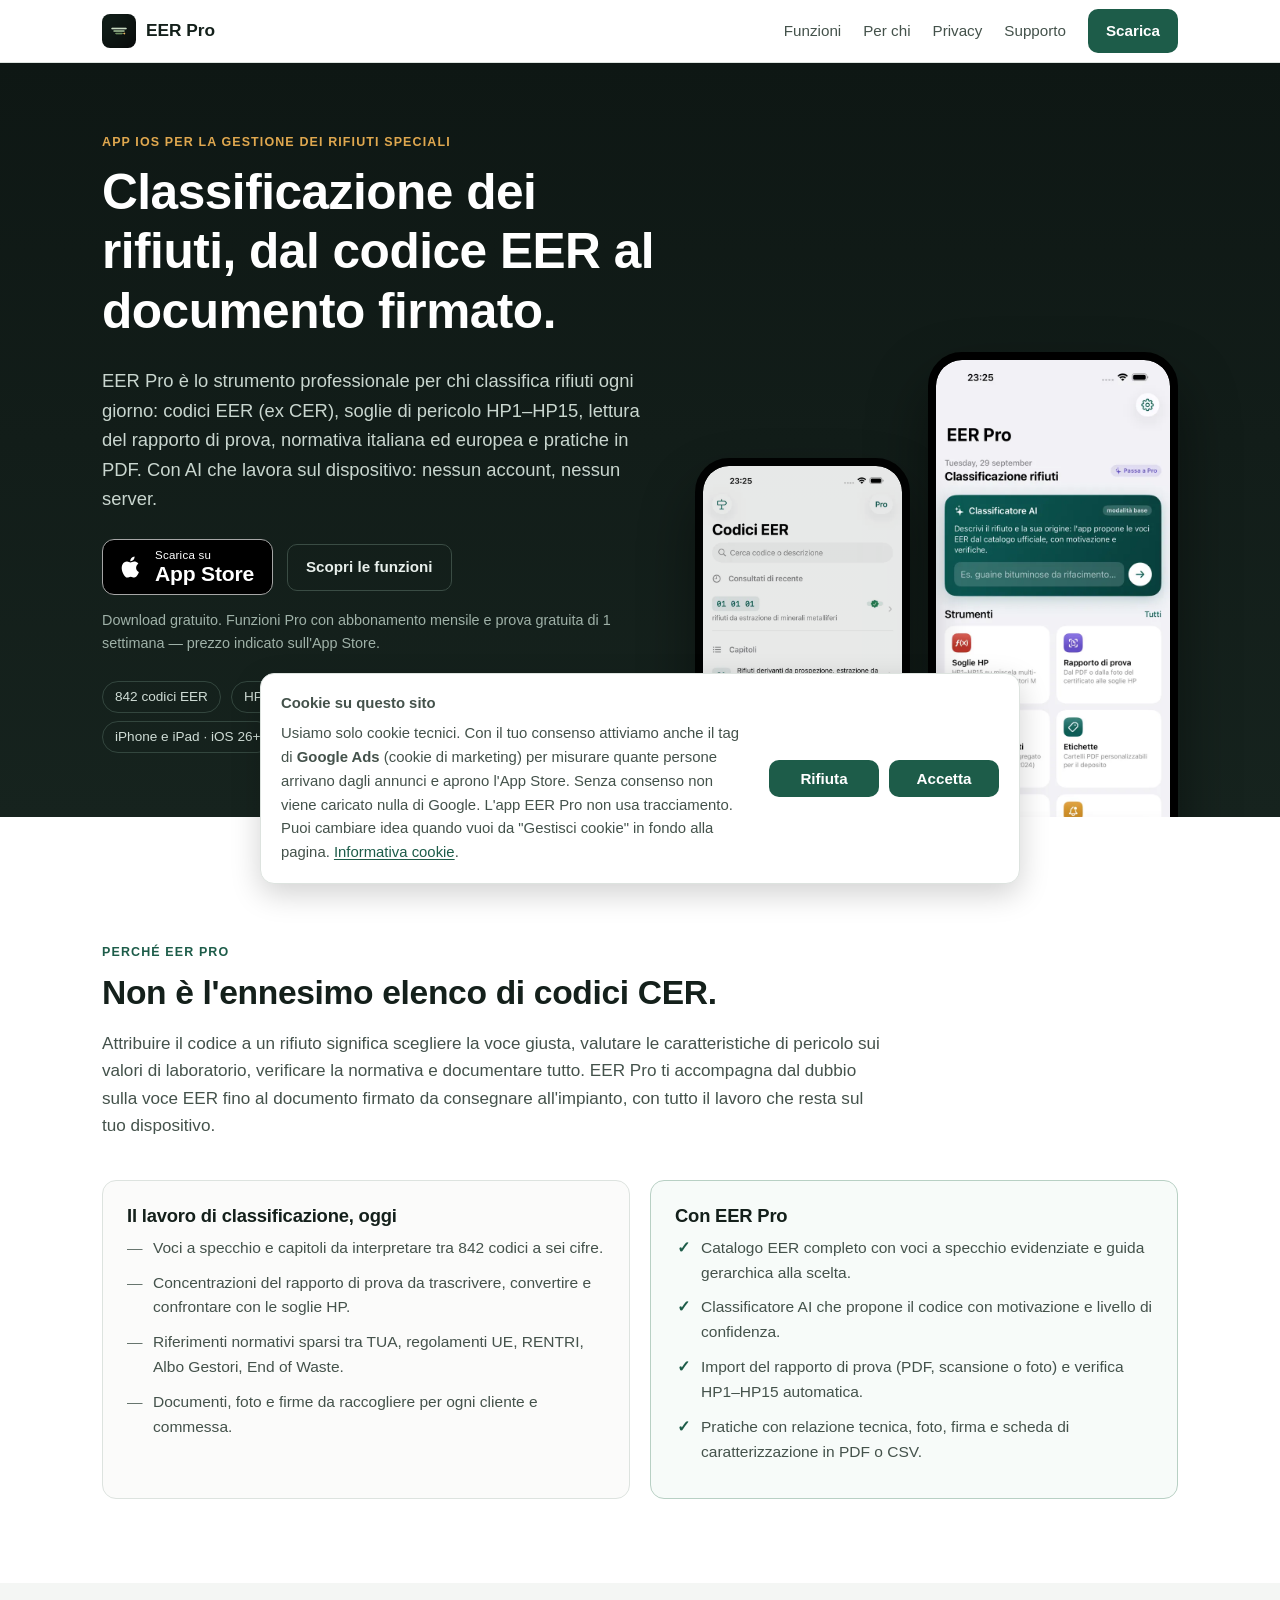
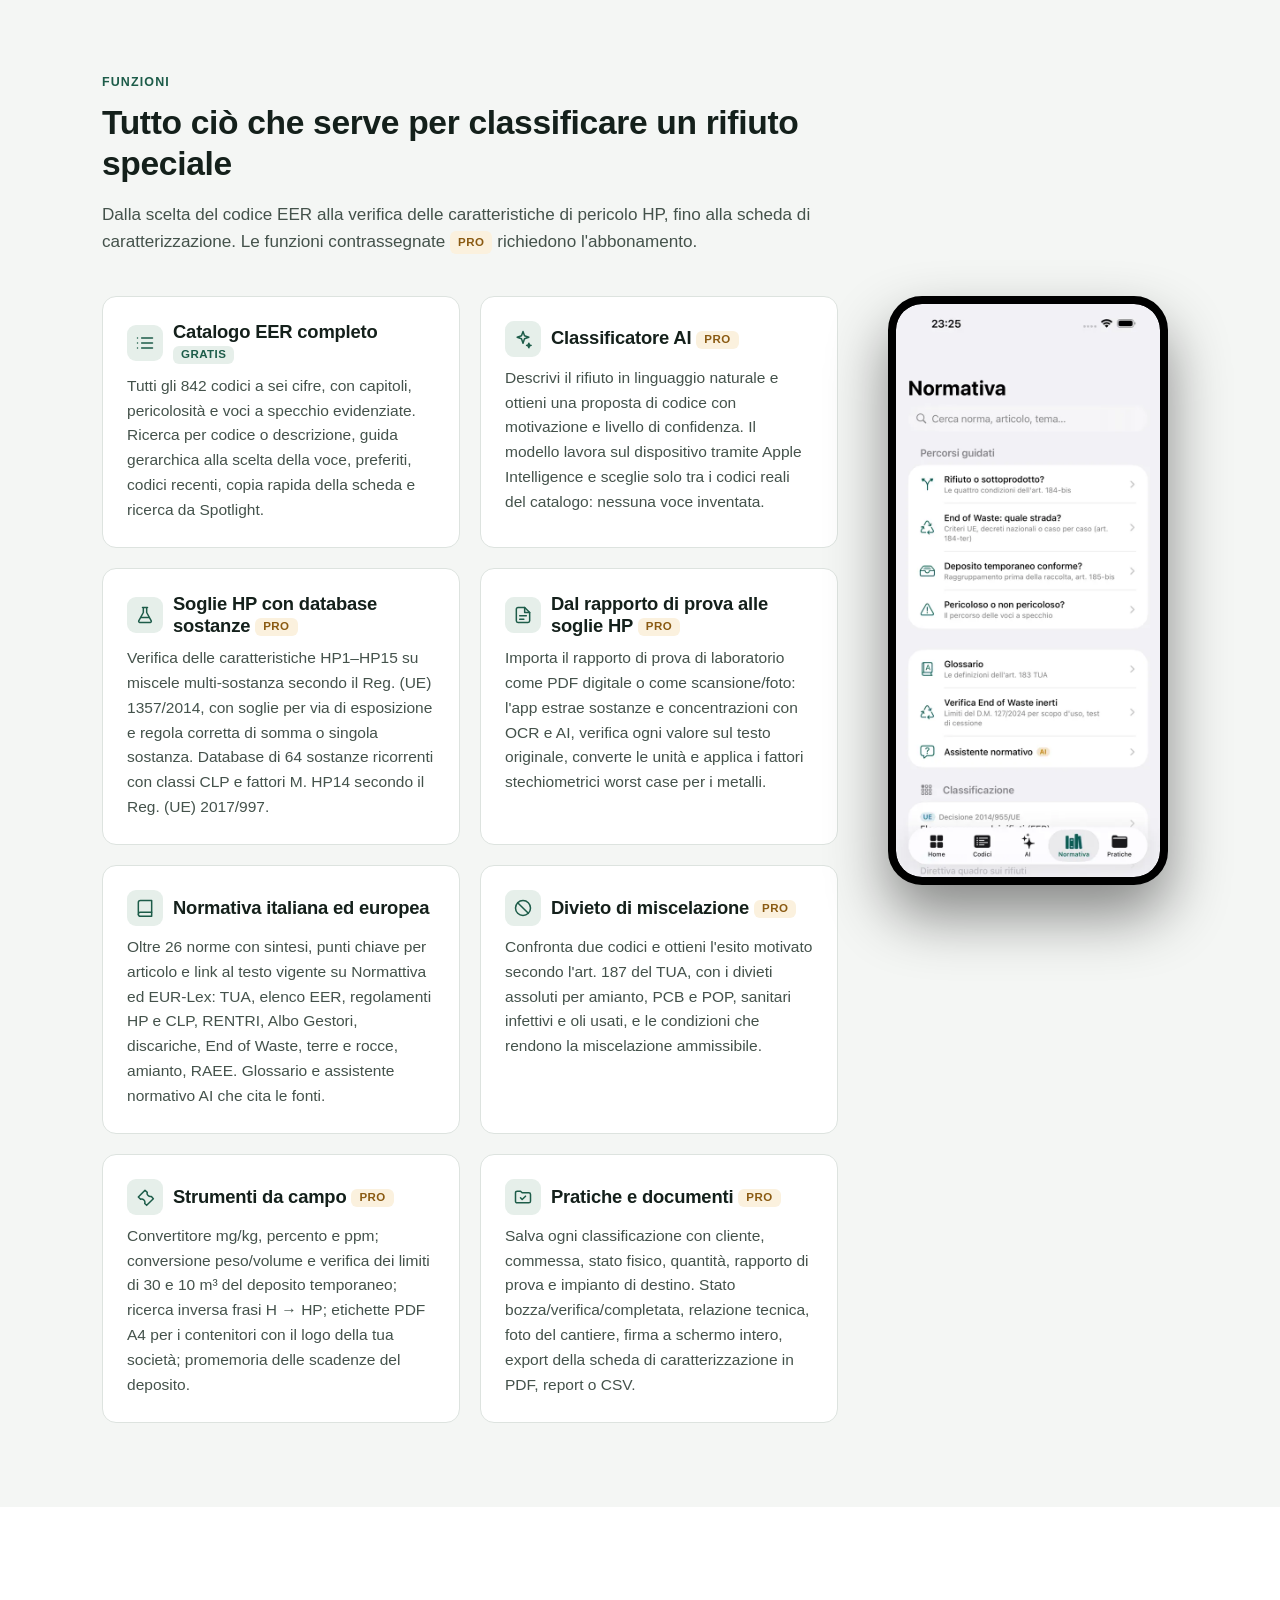
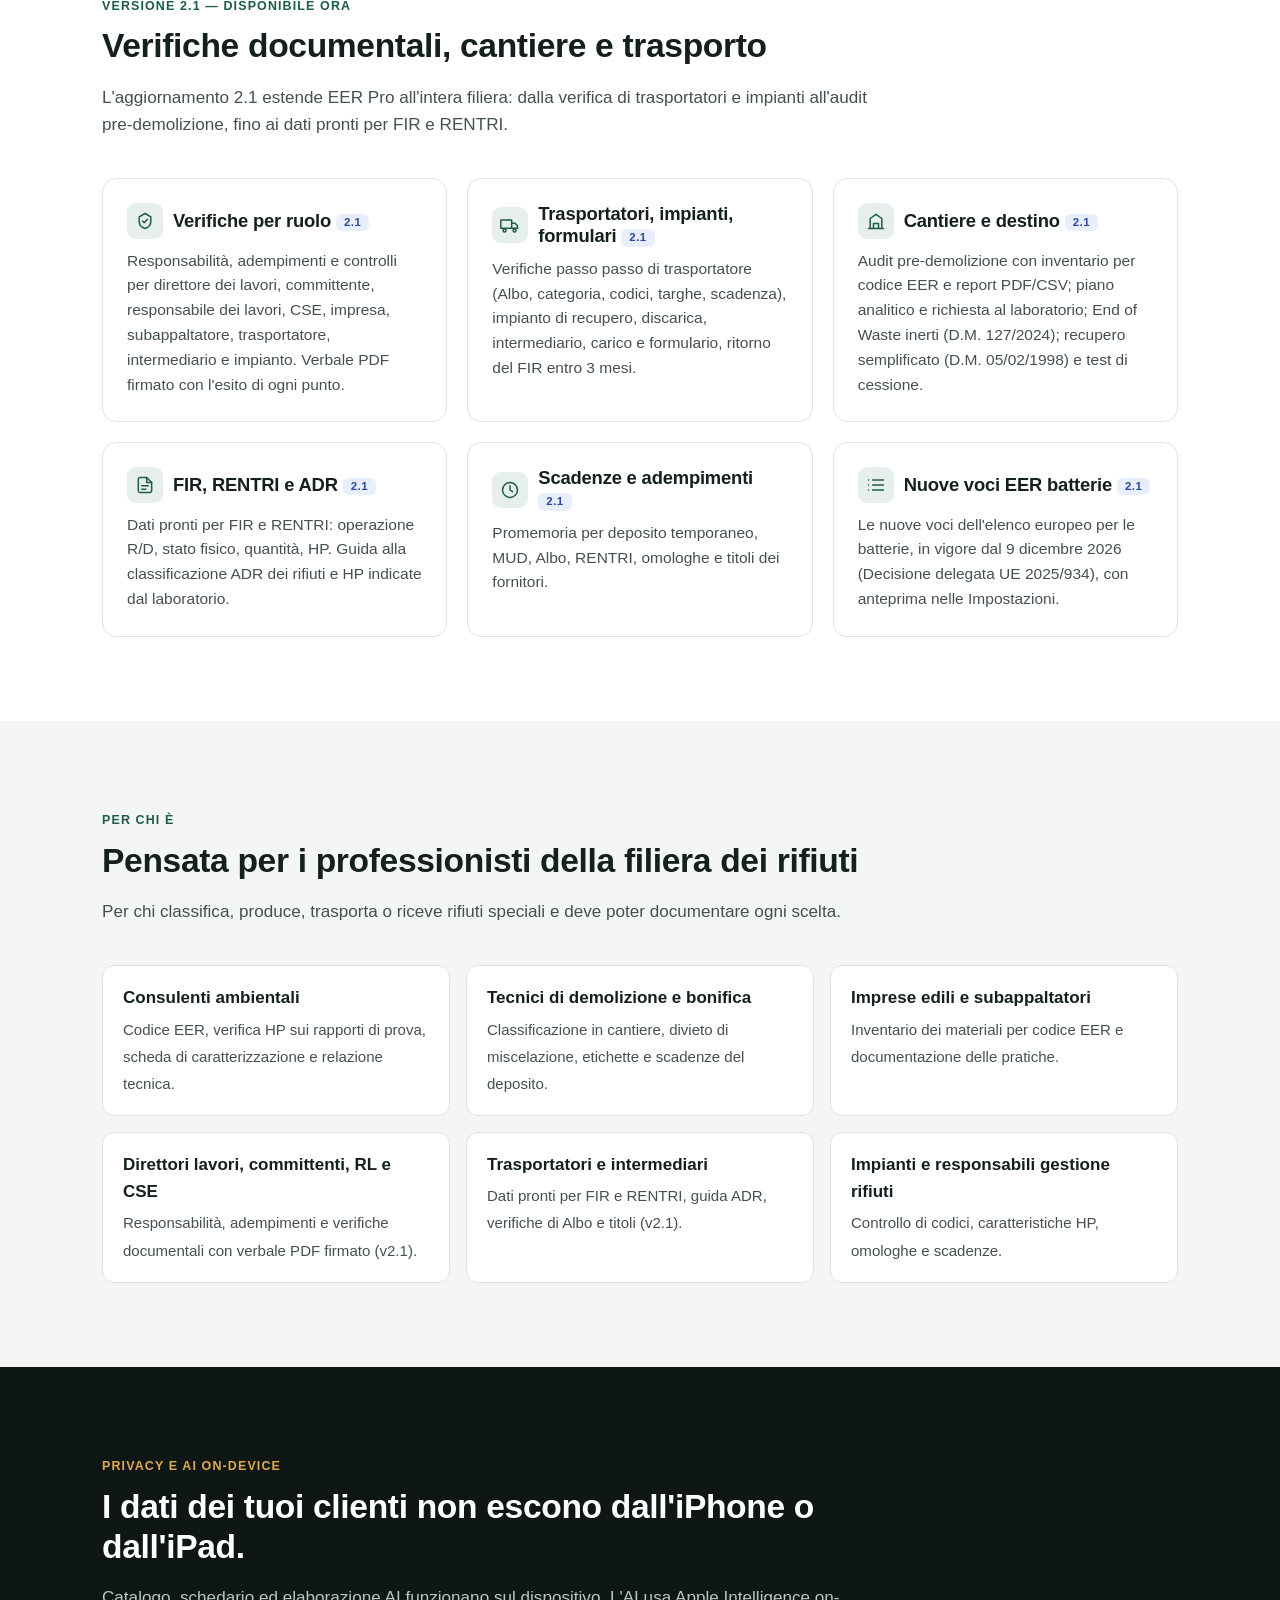
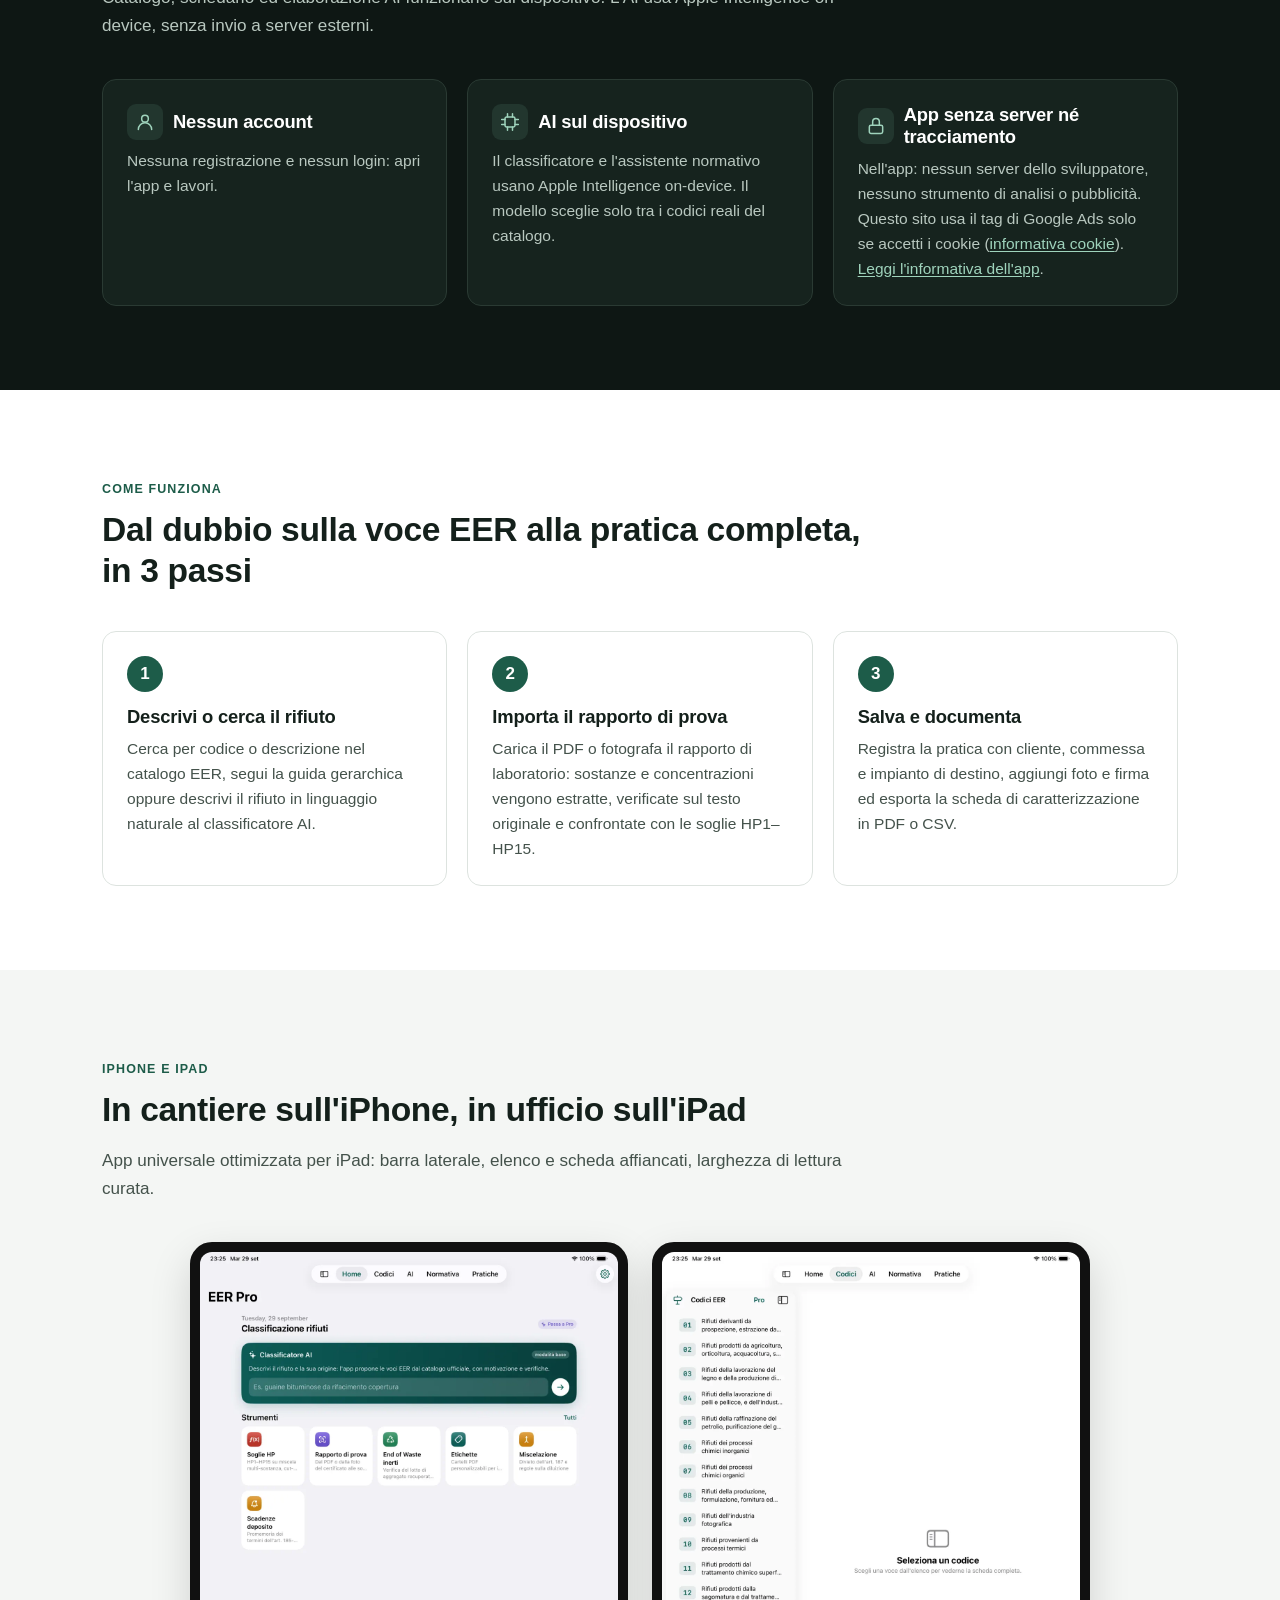
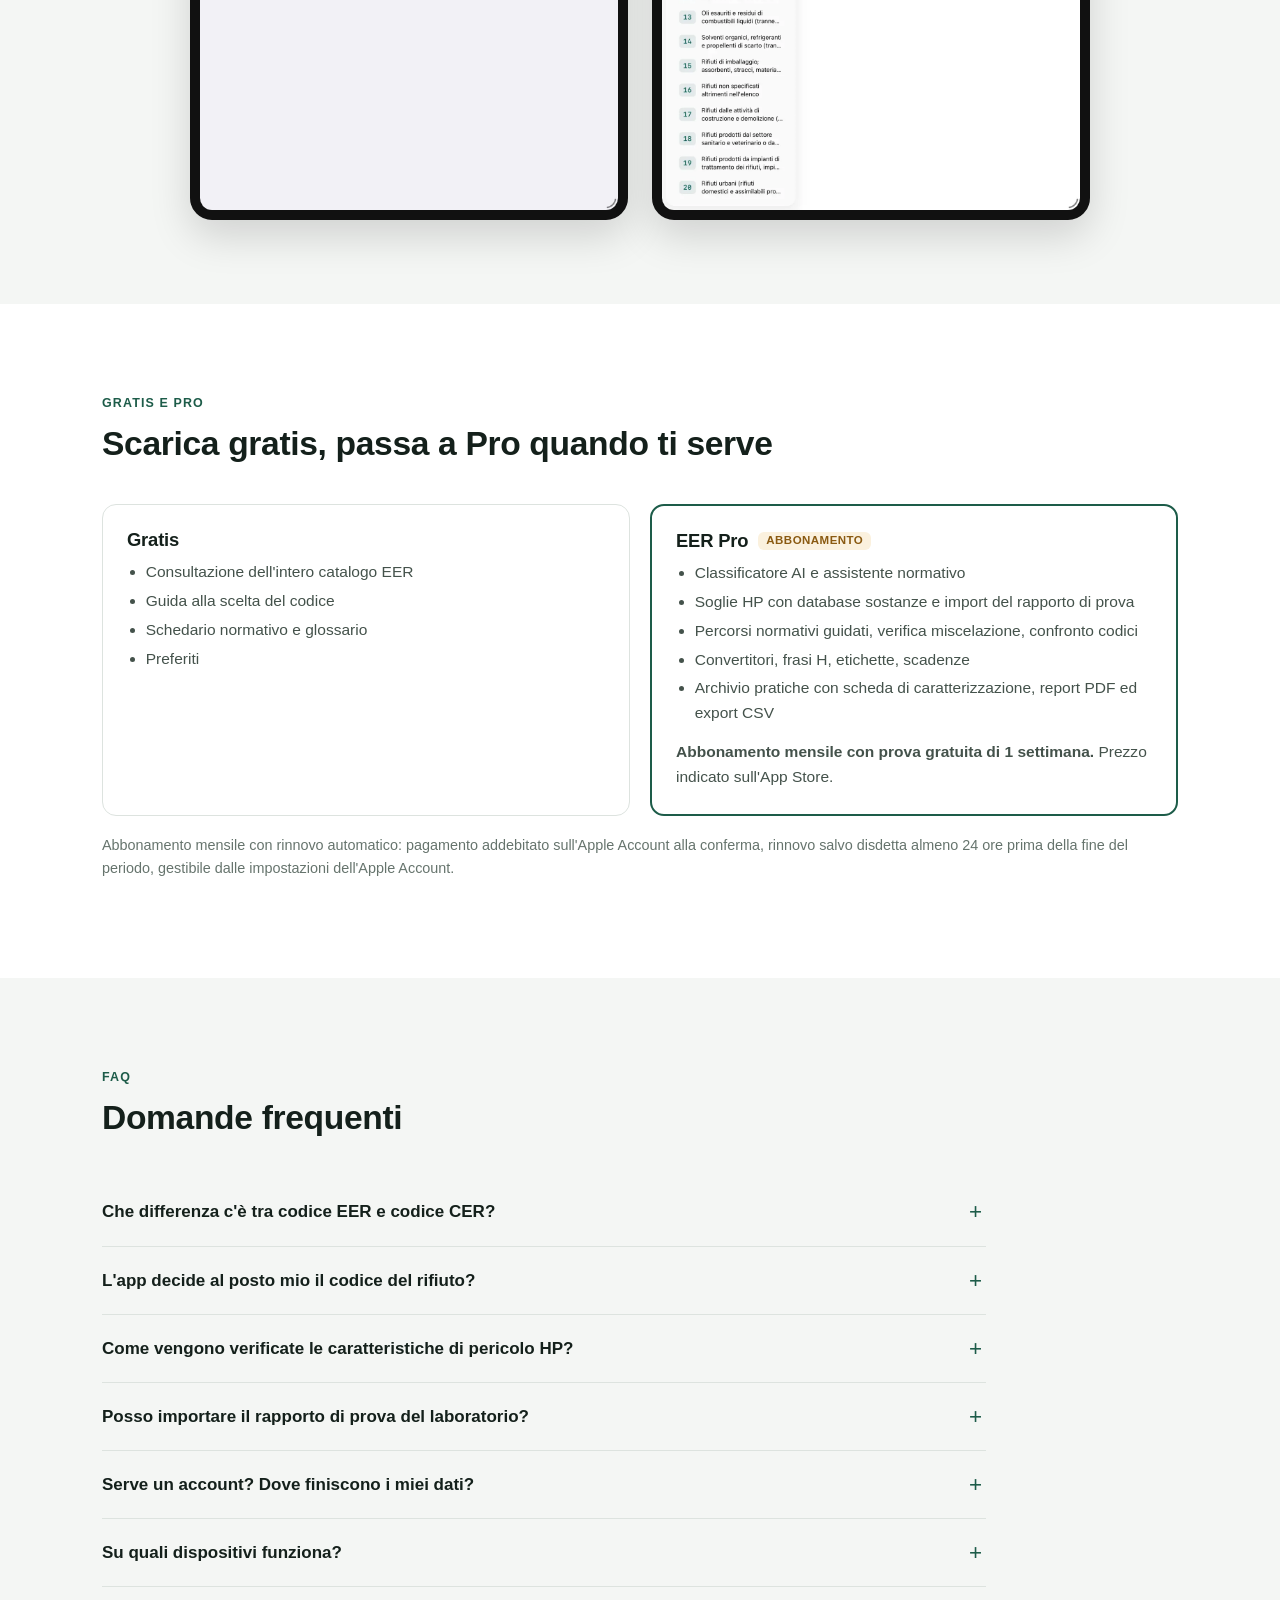
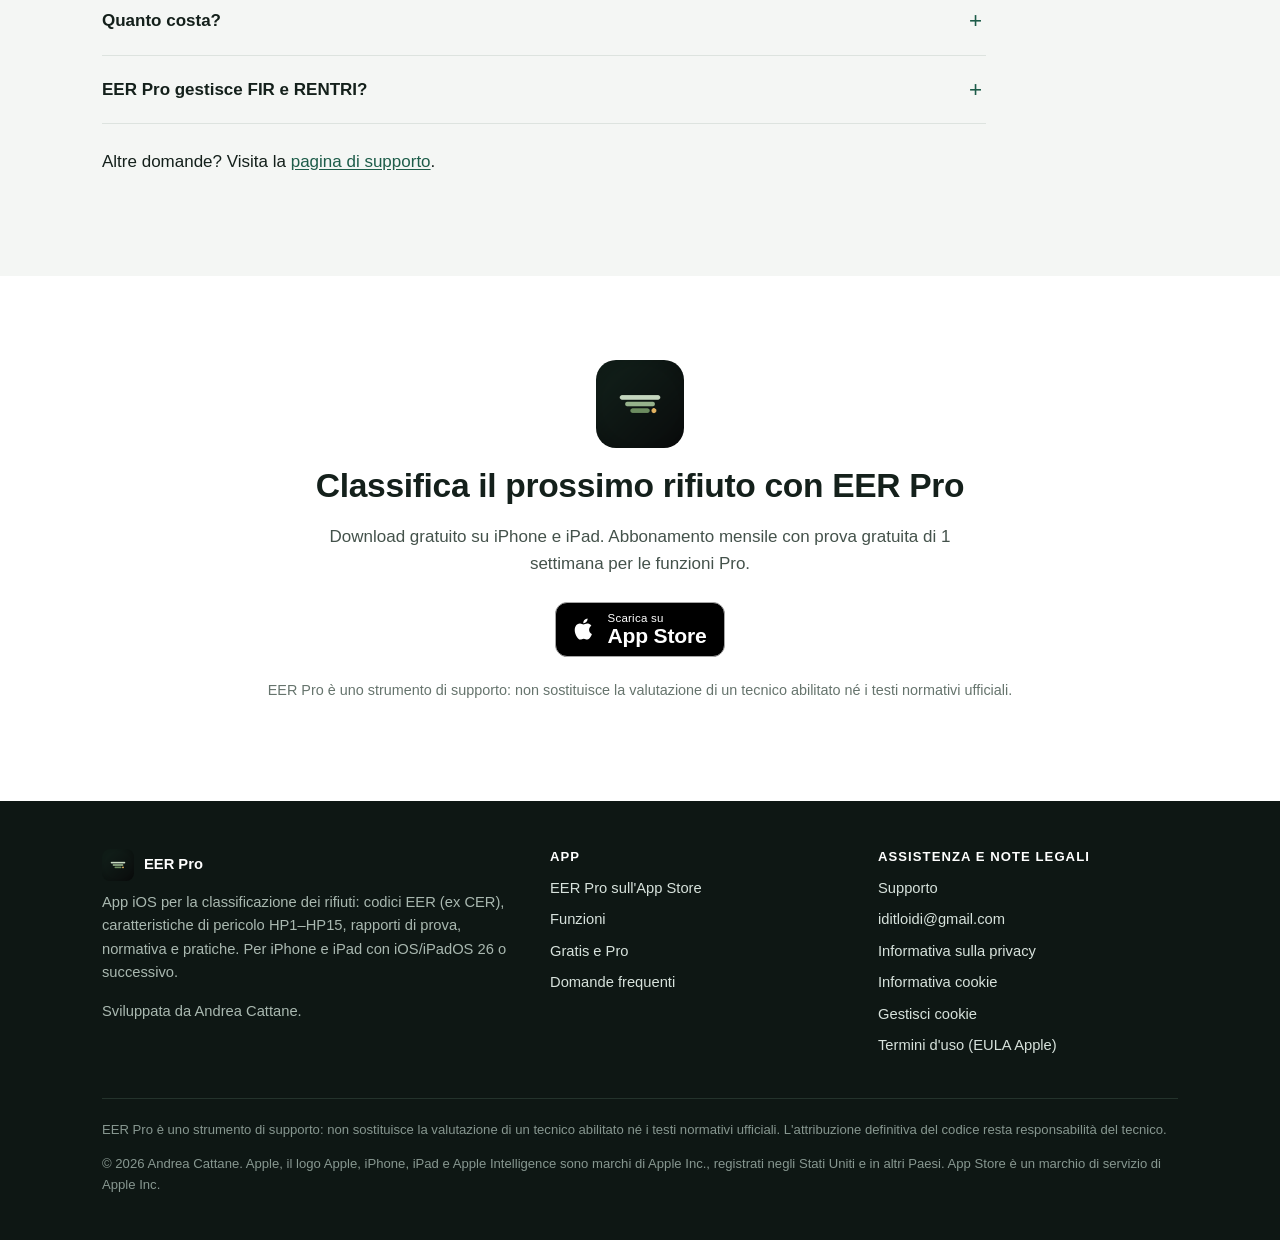
<file: index.html>
<!doctype html>
<html lang="it">
<head>
<meta charset="utf-8">
<meta name="viewport" content="width=device-width, initial-scale=1">
<title>EER Pro – Classificazione rifiuti, codici EER (CER) e soglie HP su iPhone e iPad</title>
<meta name="description" content="App per consulenti ambientali e tecnici: codici EER/CER, classificatore AI on-device, caratteristiche di pericolo HP1–HP15, lettura del rapporto di prova, normativa e pratiche in PDF. Nessun account, dati sul dispositivo.">
<meta name="author" content="Andrea Cattane">
<meta name="theme-color" content="#0e1714">
<link rel="canonical" href="https://elionline85.github.io/eerpro/">
<meta name="apple-itunes-app" content="app-id=6787630404">
<meta property="og:type" content="website">
<meta property="og:locale" content="it_IT">
<meta property="og:site_name" content="EER Pro">
<meta property="og:title" content="EER Pro – Classificazione rifiuti, codici EER (CER) e soglie HP su iPhone e iPad">
<meta property="og:description" content="App per consulenti ambientali e tecnici: codici EER/CER, classificatore AI on-device, caratteristiche di pericolo HP1–HP15, lettura del rapporto di prova, normativa e pratiche in PDF. Nessun account, dati sul dispositivo.">
<meta property="og:url" content="https://elionline85.github.io/eerpro/">
<meta property="og:image" content="https://elionline85.github.io/eerpro/assets/og-image.png">
<meta property="og:image:width" content="1200">
<meta property="og:image:height" content="630">
<meta property="og:image:alt" content="EER Pro — classificazione rifiuti e codici EER su iPhone e iPad">
<meta name="twitter:card" content="summary_large_image">
<meta name="twitter:title" content="EER Pro – Classificazione rifiuti, codici EER (CER) e soglie HP su iPhone e iPad">
<meta name="twitter:description" content="App per consulenti ambientali e tecnici: codici EER/CER, classificatore AI on-device, caratteristiche di pericolo HP1–HP15, lettura del rapporto di prova, normativa e pratiche in PDF. Nessun account, dati sul dispositivo.">
<meta name="twitter:image" content="https://elionline85.github.io/eerpro/assets/og-image.png">
<link rel="icon" type="image/png" sizes="64x64" href="assets/favicon-64.png">
<link rel="apple-touch-icon" href="assets/apple-touch-icon.png">
<link rel="stylesheet" href="style.css">
<!-- Consenso cookie (Consent Mode v2, default negato) + tag Google Ads caricato SOLO dopo il consenso. ID in assets/consenso.js -->
<script src="assets/consenso.js" defer></script>
<script type="application/ld+json">
{
 "@context": "https://schema.org",
 "@type": "SoftwareApplication",
 "name": "EER Pro",
 "alternateName": "EER Pro – classificazione rifiuti",
 "description": "App iOS per la classificazione dei rifiuti: catalogo EER (ex CER), classificatore AI on-device con Apple Intelligence, verifica delle caratteristiche di pericolo HP1–HP15, import del rapporto di prova, normativa italiana ed europea, pratiche e report PDF.",
 "applicationCategory": "UtilitiesApplication",
 "applicationSubCategory": "Classificazione rifiuti",
 "operatingSystem": "iOS 26.0 o successivo, iPadOS 26.0 o successivo",
 "inLanguage": "it",
 "url": "https://elionline85.github.io/eerpro/",
 "downloadUrl": "https://apps.apple.com/it/app/id6787630404",
 "installUrl": "https://apps.apple.com/it/app/id6787630404",
 "image": "https://elionline85.github.io/eerpro/assets/icon-512.png",
 "screenshot": [
  "https://elionline85.github.io/eerpro/assets/iphone-home.webp",
  "https://elionline85.github.io/eerpro/assets/iphone-codici.webp",
  "https://elionline85.github.io/eerpro/assets/iphone-normativa.webp"
 ],
 "fileSize": "3,46 MB",
 "isAccessibleForFree": true,
 "offers": {
  "@type": "Offer",
  "price": "0",
  "priceCurrency": "EUR",
  "url": "https://apps.apple.com/it/app/id6787630404",
  "description": "Download gratuito. Funzioni Pro con abbonamento mensile a rinnovo automatico e prova gratuita di 1 settimana; prezzo indicato sull'App Store."
 },
 "author": {
  "@type": "Person",
  "name": "Andrea Cattane"
 },
 "publisher": {
  "@type": "Person",
  "name": "Andrea Cattane"
 },
 "datePublished": "2026-07-10",
 "keywords": "classificazione rifiuti, codici EER, codice CER, caratteristiche di pericolo HP, rapporto di prova rifiuti, RENTRI, FIR, voci a specchio, rifiuti speciali, End of Waste"
}
</script>
</head>
<body>
<a class="skip" href="#main">Vai al contenuto</a>
<header class="site-header">
  <div class="container">
    <a class="brand" href="index.html"><img src="assets/favicon-64.png" alt="" width="34" height="34">EER Pro</a>
    <nav class="nav" aria-label="Navigazione principale">
      <a href="index.html#funzioni" class="opt">Funzioni</a>
      <a href="index.html#per-chi" class="opt">Per chi</a>
      <a href="index.html#privacy-ai" class="opt">Privacy</a>
      <a href="supporto.html">Supporto</a>
      <a class="btn" href="https://apps.apple.com/it/app/id6787630404" rel="noopener">Scarica</a>
    </nav>
  </div>
</header>

<main id="main">
<section class="hero" aria-labelledby="hero-title">
  <div class="container">
    <div class="hero-copy">
      <span class="eyebrow">App iOS per la gestione dei rifiuti speciali</span>
      <h1 id="hero-title">Classificazione dei rifiuti, dal codice EER al documento firmato.</h1>
      <p class="lead">EER Pro è lo strumento professionale per chi classifica rifiuti ogni giorno: codici EER (ex CER), soglie di pericolo HP1–HP15, lettura del rapporto di prova, normativa italiana ed europea e pratiche in PDF. Con AI che lavora sul dispositivo: nessun account, nessun server.</p>
      <div class="hero-cta">
        <a class="appstore" href="https://apps.apple.com/it/app/id6787630404" rel="noopener" aria-label="Scarica EER Pro sull'App Store"><svg viewBox="0 0 24 24" aria-hidden="true" focusable="false"><path d="M16.37 12.6c-.02-2.3 1.88-3.4 1.96-3.46-1.07-1.56-2.73-1.78-3.32-1.8-1.41-.14-2.76.83-3.47.83-.72 0-1.82-.81-2.99-.79-1.54.02-2.96.9-3.75 2.27-1.6 2.78-.41 6.88 1.15 9.13.76 1.1 1.67 2.34 2.86 2.3 1.15-.05 1.58-.74 2.97-.74 1.38 0 1.77.74 2.98.72 1.23-.02 2.01-1.12 2.76-2.23.87-1.28 1.23-2.52 1.25-2.58-.03-.01-2.39-.92-2.4-3.65zM14.1 5.86c.63-.77 1.06-1.83.94-2.9-.91.04-2.02.61-2.67 1.37-.58.67-1.1 1.76-.96 2.8 1.02.08 2.06-.52 2.69-1.27z"/></svg><span><small>Scarica su</small><strong>App Store</strong></span></a>
        <a class="btn btn-ghost" href="#funzioni">Scopri le funzioni</a>
      </div>
      <p class="hero-note">Download gratuito. Funzioni Pro con abbonamento mensile e prova gratuita di 1 settimana — prezzo indicato sull'App Store.</p>
      <ul class="hero-facts" aria-label="Caratteristiche principali">
        <li>842 codici EER</li><li>HP1–HP15</li><li>Apple Intelligence on-device</li><li>iPhone e iPad · iOS 26+</li>
      </ul>
    </div>
    <div class="hero-shots" aria-hidden="false">
      <div class="phone back"><img src="assets/iphone-codici.webp" width="598" height="1300" alt="Schermata Codici EER: ricerca per codice o descrizione e capitoli dell'elenco europeo dei rifiuti" fetchpriority="low"></div>
      <div class="phone"><img src="assets/iphone-home.webp" width="598" height="1300" alt="Schermata Home di EER Pro con il Classificatore AI e gli strumenti Soglie HP, Rapporto di prova, End of Waste ed Etichette" fetchpriority="high"></div>
    </div>
  </div>
</section>

<section id="problema" aria-labelledby="ps-title">
  <div class="container">
    <div class="section-head">
      <span class="eyebrow">Perché EER Pro</span>
      <h2 id="ps-title">Non è l'ennesimo elenco di codici CER.</h2>
      <p>Attribuire il codice a un rifiuto significa scegliere la voce giusta, valutare le caratteristiche di pericolo sui valori di laboratorio, verificare la normativa e documentare tutto. EER Pro ti accompagna dal dubbio sulla voce EER fino al documento firmato da consegnare all'impianto, con tutto il lavoro che resta sul tuo dispositivo.</p>
    </div>
    <div class="ps">
      <div class="card problem">
        <h3>Il lavoro di classificazione, oggi</h3>
        <ul>
          <li>Voci a specchio e capitoli da interpretare tra 842 codici a sei cifre.</li>
          <li>Concentrazioni del rapporto di prova da trascrivere, convertire e confrontare con le soglie HP.</li>
          <li>Riferimenti normativi sparsi tra TUA, regolamenti UE, RENTRI, Albo Gestori, End of Waste.</li>
          <li>Documenti, foto e firme da raccogliere per ogni cliente e commessa.</li>
        </ul>
      </div>
      <div class="card solution">
        <h3>Con EER Pro</h3>
        <ul>
          <li>Catalogo EER completo con voci a specchio evidenziate e guida gerarchica alla scelta.</li>
          <li>Classificatore AI che propone il codice con motivazione e livello di confidenza.</li>
          <li>Import del rapporto di prova (PDF, scansione o foto) e verifica HP1–HP15 automatica.</li>
          <li>Pratiche con relazione tecnica, foto, firma e scheda di caratterizzazione in PDF o CSV.</li>
        </ul>
      </div>
    </div>
  </div>
</section>

<section id="funzioni" class="section-alt" aria-labelledby="f-title">
  <div class="container">
    <div class="section-head">
      <span class="eyebrow">Funzioni</span>
      <h2 id="f-title">Tutto ciò che serve per classificare un rifiuto speciale</h2>
      <p>Dalla scelta del codice EER alla verifica delle caratteristiche di pericolo HP, fino alla scheda di caratterizzazione. Le funzioni contrassegnate <span class="tag pro">Pro</span> richiedono l'abbonamento.</p>
    </div>
    <div class="showcase">
      <div class="grid g2">
        <article class="card"><h3><span class="ico"><svg viewBox="0 0 24 24" aria-hidden="true"><path d="M8 6h13M8 12h13M8 18h13M3 6h.01M3 12h.01M3 18h.01"/></svg></span><span>Catalogo EER completo <span class="tag">Gratis</span></span></h3><p>Tutti gli 842 codici a sei cifre, con capitoli, pericolosità e voci a specchio evidenziate. Ricerca per codice o descrizione, guida gerarchica alla scelta della voce, preferiti, codici recenti, copia rapida della scheda e ricerca da Spotlight.</p></article>
        <article class="card"><h3><span class="ico"><svg viewBox="0 0 24 24" aria-hidden="true"><path d="M12 3l1.8 5.2L19 10l-5.2 1.8L12 17l-1.8-5.2L5 10l5.2-1.8z"/><path d="M19 17l.7 2 2 .7-2 .7-.7 2-.7-2-2-.7 2-.7z"/></svg></span><span>Classificatore AI <span class="tag pro">Pro</span></span></h3><p>Descrivi il rifiuto in linguaggio naturale e ottieni una proposta di codice con motivazione e livello di confidenza. Il modello lavora sul dispositivo tramite Apple Intelligence e sceglie solo tra i codici reali del catalogo: nessuna voce inventata.</p></article>
        <article class="card"><h3><span class="ico"><svg viewBox="0 0 24 24" aria-hidden="true"><path d="M9 3h6M10 3v6L4.5 19a1.5 1.5 0 0 0 1.3 2h12.4a1.5 1.5 0 0 0 1.3-2L14 9V3"/><path d="M7 15h10"/></svg></span><span>Soglie HP con database sostanze <span class="tag pro">Pro</span></span></h3><p>Verifica delle caratteristiche HP1–HP15 su miscele multi-sostanza secondo il Reg. (UE) 1357/2014, con soglie per via di esposizione e regola corretta di somma o singola sostanza. Database di 64 sostanze ricorrenti con classi CLP e fattori M. HP14 secondo il Reg. (UE) 2017/997.</p></article>
        <article class="card"><h3><span class="ico"><svg viewBox="0 0 24 24" aria-hidden="true"><path d="M14 3H6a2 2 0 0 0-2 2v14a2 2 0 0 0 2 2h12a2 2 0 0 0 2-2V9z"/><path d="M14 3v6h6M8 13h8M8 17h5"/></svg></span><span>Dal rapporto di prova alle soglie HP <span class="tag pro">Pro</span></span></h3><p>Importa il rapporto di prova di laboratorio come PDF digitale o come scansione/foto: l'app estrae sostanze e concentrazioni con OCR e AI, verifica ogni valore sul testo originale, converte le unità e applica i fattori stechiometrici worst case per i metalli.</p></article>
        <article class="card"><h3><span class="ico"><svg viewBox="0 0 24 24" aria-hidden="true"><path d="M4 19.5A2.5 2.5 0 0 1 6.5 17H20V3H6.5A2.5 2.5 0 0 0 4 5.5z"/><path d="M4 19.5A2.5 2.5 0 0 0 6.5 22H20v-5"/></svg></span><span>Normativa italiana ed europea</span></h3><p>Oltre 26 norme con sintesi, punti chiave per articolo e link al testo vigente su Normattiva ed EUR-Lex: TUA, elenco EER, regolamenti HP e CLP, RENTRI, Albo Gestori, discariche, End of Waste, terre e rocce, amianto, RAEE. Glossario e assistente normativo AI che cita le fonti.</p></article>
        <article class="card"><h3><span class="ico"><svg viewBox="0 0 24 24" aria-hidden="true"><circle cx="12" cy="12" r="9"/><path d="M5.6 5.6l12.8 12.8"/></svg></span><span>Divieto di miscelazione <span class="tag pro">Pro</span></span></h3><p>Confronta due codici e ottieni l'esito motivato secondo l'art. 187 del TUA, con i divieti assoluti per amianto, PCB e POP, sanitari infettivi e oli usati, e le condizioni che rendono la miscelazione ammissibile.</p></article>
        <article class="card"><h3><span class="ico"><svg viewBox="0 0 24 24" aria-hidden="true"><path d="M14.7 6.3a4 4 0 0 0 5 5L22 14l-8 8-2.3-2.3a4 4 0 0 0-5-5L4 12l8-8z"/></svg></span><span>Strumenti da campo <span class="tag pro">Pro</span></span></h3><p>Convertitore mg/kg, percento e ppm; conversione peso/volume e verifica dei limiti di 30 e 10 m³ del deposito temporaneo; ricerca inversa frasi H → HP; etichette PDF A4 per i contenitori con il logo della tua società; promemoria delle scadenze del deposito.</p></article>
        <article class="card"><h3><span class="ico"><svg viewBox="0 0 24 24" aria-hidden="true"><path d="M3 7a2 2 0 0 1 2-2h4l2 2h8a2 2 0 0 1 2 2v8a2 2 0 0 1-2 2H5a2 2 0 0 1-2-2z"/><path d="M9 13l2 2 4-4"/></svg></span><span>Pratiche e documenti <span class="tag pro">Pro</span></span></h3><p>Salva ogni classificazione con cliente, commessa, stato fisico, quantità, rapporto di prova e impianto di destino. Stato bozza/verifica/completata, relazione tecnica, foto del cantiere, firma a schermo intero, export della scheda di caratterizzazione in PDF, report o CSV.</p></article>
      </div>
      <div class="phone"><img src="assets/iphone-normativa.webp" width="598" height="1300" loading="lazy" alt="Schermata Normativa con percorsi guidati: rifiuto o sottoprodotto, End of Waste, deposito temporaneo, pericoloso o non pericoloso"></div>
    </div>
  </div>
</section>

<section id="novita" aria-labelledby="n-title">
  <div class="container">
    <div class="section-head">
      <span class="eyebrow">Versione 2.1 — disponibile ora</span>
      <h2 id="n-title">Verifiche documentali, cantiere e trasporto</h2>
      <p>L'aggiornamento 2.1 estende EER Pro all'intera filiera: dalla verifica di trasportatori e impianti all'audit pre-demolizione, fino ai dati pronti per FIR e RENTRI.</p>
    </div>
    <div class="grid g3">
      <article class="card"><h3><span class="ico"><svg viewBox="0 0 24 24" aria-hidden="true"><path d="M9 12l2 2 4-4"/><path d="M12 3l7 4v5c0 4.5-3 8-7 9-4-1-7-4.5-7-9V7z"/></svg></span><span>Verifiche per ruolo <span class="tag new">2.1</span></span></h3><p>Responsabilità, adempimenti e controlli per direttore dei lavori, committente, responsabile dei lavori, CSE, impresa, subappaltatore, trasportatore, intermediario e impianto. Verbale PDF firmato con l'esito di ogni punto.</p></article>
      <article class="card"><h3><span class="ico"><svg viewBox="0 0 24 24" aria-hidden="true"><path d="M1 6h13v10H1zM14 10h4l3 3v3h-7"/><circle cx="5.5" cy="18.5" r="1.8"/><circle cx="17.5" cy="18.5" r="1.8"/></svg></span><span>Trasportatori, impianti, formulari <span class="tag new">2.1</span></span></h3><p>Verifiche passo passo di trasportatore (Albo, categoria, codici, targhe, scadenza), impianto di recupero, discarica, intermediario, carico e formulario, ritorno del FIR entro 3 mesi.</p></article>
      <article class="card"><h3><span class="ico"><svg viewBox="0 0 24 24" aria-hidden="true"><path d="M3 21h18M5 21V9l7-5 7 5v12M9 21v-6h6v6"/></svg></span><span>Cantiere e destino <span class="tag new">2.1</span></span></h3><p>Audit pre-demolizione con inventario per codice EER e report PDF/CSV; piano analitico e richiesta al laboratorio; End of Waste inerti (D.M. 127/2024); recupero semplificato (D.M. 05/02/1998) e test di cessione.</p></article>
      <article class="card"><h3><span class="ico"><svg viewBox="0 0 24 24" aria-hidden="true"><path d="M14 3H6a2 2 0 0 0-2 2v14a2 2 0 0 0 2 2h12a2 2 0 0 0 2-2V9z"/><path d="M14 3v6h6M8 13h8M8 17h5"/></svg></span><span>FIR, RENTRI e ADR <span class="tag new">2.1</span></span></h3><p>Dati pronti per FIR e RENTRI: operazione R/D, stato fisico, quantità, HP. Guida alla classificazione ADR dei rifiuti e HP indicate dal laboratorio.</p></article>
      <article class="card"><h3><span class="ico"><svg viewBox="0 0 24 24" aria-hidden="true"><circle cx="12" cy="12" r="9"/><path d="M12 7v5l3 2"/></svg></span><span>Scadenze e adempimenti <span class="tag new">2.1</span></span></h3><p>Promemoria per deposito temporaneo, MUD, Albo, RENTRI, omologhe e titoli dei fornitori.</p></article>
      <article class="card"><h3><span class="ico"><svg viewBox="0 0 24 24" aria-hidden="true"><path d="M8 6h13M8 12h13M8 18h13M3 6h.01M3 12h.01M3 18h.01"/></svg></span><span>Nuove voci EER batterie <span class="tag new">2.1</span></span></h3><p>Le nuove voci dell'elenco europeo per le batterie, in vigore dal 9 dicembre 2026 (Decisione delegata UE 2025/934), con anteprima nelle Impostazioni.</p></article>
    </div>
  </div>
</section>

<section id="per-chi" class="section-alt" aria-labelledby="r-title">
  <div class="container">
    <div class="section-head">
      <span class="eyebrow">Per chi è</span>
      <h2 id="r-title">Pensata per i professionisti della filiera dei rifiuti</h2>
      <p>Per chi classifica, produce, trasporta o riceve rifiuti speciali e deve poter documentare ogni scelta.</p>
    </div>
    <div class="roles">
      <div class="role"><strong>Consulenti ambientali</strong><span>Codice EER, verifica HP sui rapporti di prova, scheda di caratterizzazione e relazione tecnica.</span></div>
      <div class="role"><strong>Tecnici di demolizione e bonifica</strong><span>Classificazione in cantiere, divieto di miscelazione, etichette e scadenze del deposito.</span></div>
      <div class="role"><strong>Imprese edili e subappaltatori</strong><span>Inventario dei materiali per codice EER e documentazione delle pratiche.</span></div>
      <div class="role"><strong>Direttori lavori, committenti, RL e CSE</strong><span>Responsabilità, adempimenti e verifiche documentali con verbale PDF firmato (v2.1).</span></div>
      <div class="role"><strong>Trasportatori e intermediari</strong><span>Dati pronti per FIR e RENTRI, guida ADR, verifiche di Albo e titoli (v2.1).</span></div>
      <div class="role"><strong>Impianti e responsabili gestione rifiuti</strong><span>Controllo di codici, caratteristiche HP, omologhe e scadenze.</span></div>
    </div>
  </div>
</section>

<section id="privacy-ai" class="privacy-band" aria-labelledby="pv-title">
  <div class="container">
    <div class="section-head">
      <span class="eyebrow">Privacy e AI on-device</span>
      <h2 id="pv-title">I dati dei tuoi clienti non escono dall'iPhone o dall'iPad.</h2>
      <p style="color:#b9c8c0">Catalogo, schedario ed elaborazione AI funzionano sul dispositivo. L'AI usa Apple Intelligence on-device, senza invio a server esterni.</p>
    </div>
    <div class="grid g3">
      <article class="card"><h3><span class="ico"><svg viewBox="0 0 24 24" aria-hidden="true"><circle cx="12" cy="8" r="4"/><path d="M4 21a8 8 0 0 1 16 0"/></svg></span><span>Nessun account</span></h3><p>Nessuna registrazione e nessun login: apri l'app e lavori.</p></article>
      <article class="card"><h3><span class="ico"><svg viewBox="0 0 24 24" aria-hidden="true"><rect x="6" y="6" width="12" height="12" rx="2"/><path d="M9 2v4M15 2v4M9 18v4M15 18v4M2 9h4M2 15h4M18 9h4M18 15h4"/></svg></span><span>AI sul dispositivo</span></h3><p>Il classificatore e l'assistente normativo usano Apple Intelligence on-device. Il modello sceglie solo tra i codici reali del catalogo.</p></article>
      <article class="card"><h3><span class="ico"><svg viewBox="0 0 24 24" aria-hidden="true"><rect x="4" y="11" width="16" height="10" rx="2"/><path d="M8 11V7a4 4 0 0 1 8 0v4"/></svg></span><span>App senza server né tracciamento</span></h3><p>Nell'app: nessun server dello sviluppatore, nessuno strumento di analisi o pubblicità. Questo sito usa il tag di Google Ads solo se accetti i cookie (<a href='cookie.html'>informativa cookie</a>). <a href='https://elionline85.github.io/eerpro-legal/privacy.html' rel='noopener'>Leggi l'informativa dell'app</a>.</p></article>
    </div>
  </div>
</section>

<section id="come-funziona" aria-labelledby="h-title">
  <div class="container">
    <div class="section-head">
      <span class="eyebrow">Come funziona</span>
      <h2 id="h-title">Dal dubbio sulla voce EER alla pratica completa, in 3 passi</h2>
    </div>
    <ol class="steps">
      <li><h3>Descrivi o cerca il rifiuto</h3><p>Cerca per codice o descrizione nel catalogo EER, segui la guida gerarchica oppure descrivi il rifiuto in linguaggio naturale al classificatore AI.</p></li>
      <li><h3>Importa il rapporto di prova</h3><p>Carica il PDF o fotografa il rapporto di laboratorio: sostanze e concentrazioni vengono estratte, verificate sul testo originale e confrontate con le soglie HP1–HP15.</p></li>
      <li><h3>Salva e documenta</h3><p>Registra la pratica con cliente, commessa e impianto di destino, aggiungi foto e firma ed esporta la scheda di caratterizzazione in PDF o CSV.</p></li>
    </ol>
  </div>
</section>

<section id="ipad" class="section-alt" aria-labelledby="ip-title">
  <div class="container">
    <div class="section-head">
      <span class="eyebrow">iPhone e iPad</span>
      <h2 id="ip-title">In cantiere sull'iPhone, in ufficio sull'iPad</h2>
      <p>App universale ottimizzata per iPad: barra laterale, elenco e scheda affiancati, larghezza di lettura curata.</p>
    </div>
    <div class="ipad-row">
      <div class="ipad"><img src="assets/ipad-home.webp" width="1200" height="1600" loading="lazy" alt="EER Pro su iPad: schermata Home"></div>
      <div class="ipad"><img src="assets/ipad-codici.webp" width="1200" height="1600" loading="lazy" alt="EER Pro su iPad: elenco dei codici EER con scheda affiancata"></div>
    </div>
  </div>
</section>

<section id="abbonamento" aria-labelledby="ab-title">
  <div class="container">
    <div class="section-head">
      <span class="eyebrow">Gratis e Pro</span>
      <h2 id="ab-title">Scarica gratis, passa a Pro quando ti serve</h2>
    </div>
    <div class="plans">
      <div class="card">
        <h3>Gratis</h3>
        <ul>
          <li>Consultazione dell'intero catalogo EER</li>
          <li>Guida alla scelta del codice</li>
          <li>Schedario normativo e glossario</li>
          <li>Preferiti</li>
        </ul>
      </div>
      <div class="card featured">
        <h3>EER Pro <span class="tag pro">Abbonamento</span></h3>
        <ul>
          <li>Classificatore AI e assistente normativo</li>
          <li>Soglie HP con database sostanze e import del rapporto di prova</li>
          <li>Percorsi normativi guidati, verifica miscelazione, confronto codici</li>
          <li>Convertitori, frasi H, etichette, scadenze</li>
          <li>Archivio pratiche con scheda di caratterizzazione, report PDF ed export CSV</li>
        </ul>
        <p style="margin-top:14px"><strong>Abbonamento mensile con prova gratuita di 1 settimana.</strong> Prezzo indicato sull'App Store.</p>
      </div>
    </div>
    <p class="note" style="margin-top:18px">Abbonamento mensile con rinnovo automatico: pagamento addebitato sull'Apple Account alla conferma, rinnovo salvo disdetta almeno 24 ore prima della fine del periodo, gestibile dalle impostazioni dell'Apple Account.</p>
  </div>
</section>

<section id="faq" class="section-alt" aria-labelledby="faq-title">
  <div class="container">
    <div class="section-head">
      <span class="eyebrow">FAQ</span>
      <h2 id="faq-title">Domande frequenti</h2>
    </div>
    <div class="faq">
      <details><summary>Che differenza c'è tra codice EER e codice CER?</summary><p>EER sta per Elenco Europeo dei Rifiuti, la classificazione a sei cifre che ha sostituito il Catalogo Europeo dei Rifiuti (CER). Molti continuano a parlare di "codici CER": in EER Pro trovi lo stesso elenco, con tutti gli 842 codici, capitoli, pericolosità e voci a specchio.</p></details>
      <details><summary>L'app decide al posto mio il codice del rifiuto?</summary><p>No. Il classificatore AI propone un codice con motivazione e livello di confidenza, scegliendo solo tra i codici reali del catalogo. EER Pro è uno strumento di supporto: l'attribuzione definitiva del codice resta responsabilità del tecnico.</p></details>
      <details><summary>Come vengono verificate le caratteristiche di pericolo HP?</summary><p>La verifica HP1–HP15 su miscele multi-sostanza segue il Reg. (UE) 1357/2014 (HP14 secondo il Reg. (UE) 2017/997), con soglie per via di esposizione e regola di somma o singola sostanza, e un database di 64 sostanze ricorrenti con classi CLP e fattori M.</p></details>
      <details><summary>Posso importare il rapporto di prova del laboratorio?</summary><p>Sì, come PDF digitale o come scansione/foto. L'app estrae sostanze e concentrazioni con OCR e AI, verifica ogni valore sul testo originale, converte le unità e passa i dati alla verifica HP.</p></details>
      <details><summary>Serve un account? Dove finiscono i miei dati?</summary><p>Nessun account e nessun server: i dati restano sul tuo iPhone o iPad e l'AI lavora sul dispositivo tramite Apple Intelligence. Dettagli nell'<a href="https://elionline85.github.io/eerpro-legal/privacy.html" rel="noopener">informativa sulla privacy</a>.</p></details>
      <details><summary>Su quali dispositivi funziona?</summary><p>Su iPhone e iPad con iOS/iPadOS 26.0 o successivo. Le funzioni di intelligenza artificiale si basano su Apple Intelligence.</p></details>
      <details><summary>Quanto costa?</summary><p>Il download è gratuito e include la consultazione del catalogo EER, la guida alla scelta del codice, lo schedario normativo, il glossario e i preferiti. Le funzioni Pro sono disponibili con un abbonamento mensile con prova gratuita di 1 settimana; il prezzo aggiornato è indicato sull'App Store.</p></details>
      <details><summary>EER Pro gestisce FIR e RENTRI?</summary><p>EER Pro non è un gestionale per la compilazione o la trasmissione di FIR e registri. Con la versione 2.1 prepara i dati utili per FIR e RENTRI (operazione R/D, stato fisico, quantità, HP) e include promemoria per le scadenze RENTRI.</p></details>
    </div>
    <p style="margin-top:24px">Altre domande? Visita la <a href="supporto.html">pagina di supporto</a>.</p>
  </div>
</section>

<section class="cta-band" aria-labelledby="cta-title">
  <div class="container">
    <img src="assets/icon-512.png" width="88" height="88" alt="" loading="lazy" style="margin:0 auto 18px;border-radius:20px">
    <h2 id="cta-title">Classifica il prossimo rifiuto con EER Pro</h2>
    <p class="lead">Download gratuito su iPhone e iPad. Abbonamento mensile con prova gratuita di 1 settimana per le funzioni Pro.</p>
    <a class="appstore" href="https://apps.apple.com/it/app/id6787630404" rel="noopener" aria-label="Scarica EER Pro sull'App Store"><svg viewBox="0 0 24 24" aria-hidden="true" focusable="false"><path d="M16.37 12.6c-.02-2.3 1.88-3.4 1.96-3.46-1.07-1.56-2.73-1.78-3.32-1.8-1.41-.14-2.76.83-3.47.83-.72 0-1.82-.81-2.99-.79-1.54.02-2.96.9-3.75 2.27-1.6 2.78-.41 6.88 1.15 9.13.76 1.1 1.67 2.34 2.86 2.3 1.15-.05 1.58-.74 2.97-.74 1.38 0 1.77.74 2.98.72 1.23-.02 2.01-1.12 2.76-2.23.87-1.28 1.23-2.52 1.25-2.58-.03-.01-2.39-.92-2.4-3.65zM14.1 5.86c.63-.77 1.06-1.83.94-2.9-.91.04-2.02.61-2.67 1.37-.58.67-1.1 1.76-.96 2.8 1.02.08 2.06-.52 2.69-1.27z"/></svg><span><small>Scarica su</small><strong>App Store</strong></span></a>
    <p class="note" style="margin-top:22px">EER Pro è uno strumento di supporto: non sostituisce la valutazione di un tecnico abilitato né i testi normativi ufficiali.</p>
  </div>
</section>
</main>
<footer class="site-footer">
  <div class="container">
    <div class="footer-grid">
      <div>
        <div class="footer-brand"><img src="assets/favicon-64.png" alt="" width="32" height="32">EER Pro</div>
        <p>App iOS per la classificazione dei rifiuti: codici EER (ex CER), caratteristiche di pericolo HP1–HP15, rapporti di prova, normativa e pratiche. Per iPhone e iPad con iOS/iPadOS 26 o successivo.</p>
        <p>Sviluppata da Andrea Cattane.</p>
      </div>
      <div>
        <h2>App</h2>
        <ul>
          <li><a href="https://apps.apple.com/it/app/id6787630404" rel="noopener">EER Pro sull'App Store</a></li>
          <li><a href="index.html#funzioni">Funzioni</a></li>
          <li><a href="index.html#abbonamento">Gratis e Pro</a></li>
          <li><a href="index.html#faq">Domande frequenti</a></li>
        </ul>
      </div>
      <div>
        <h2>Assistenza e note legali</h2>
        <ul>
          <li><a href="supporto.html">Supporto</a></li>
          <li><a href="mailto:iditloidi@gmail.com">iditloidi@gmail.com</a></li>
          <li><a href="https://elionline85.github.io/eerpro-legal/privacy.html" rel="noopener">Informativa sulla privacy</a></li>
          <li><a href="cookie.html">Informativa cookie</a></li>
          <li><a href="cookie.html#gestisci" data-gestisci-cookie>Gestisci cookie</a></li>
          <li><a href="https://www.apple.com/legal/internet-services/itunes/dev/stdeula/" rel="noopener">Termini d'uso (EULA Apple)</a></li>
        </ul>
      </div>
    </div>
    <div class="footer-bottom">
      <p>EER Pro è uno strumento di supporto: non sostituisce la valutazione di un tecnico abilitato né i testi normativi ufficiali. L'attribuzione definitiva del codice resta responsabilità del tecnico.</p>
      <p>© 2026 Andrea Cattane. Apple, il logo Apple, iPhone, iPad e Apple Intelligence sono marchi di Apple Inc., registrati negli Stati Uniti e in altri Paesi. App Store è un marchio di servizio di Apple Inc.</p>
    </div>
  </div>
</footer>
</body>
</html>
</file>
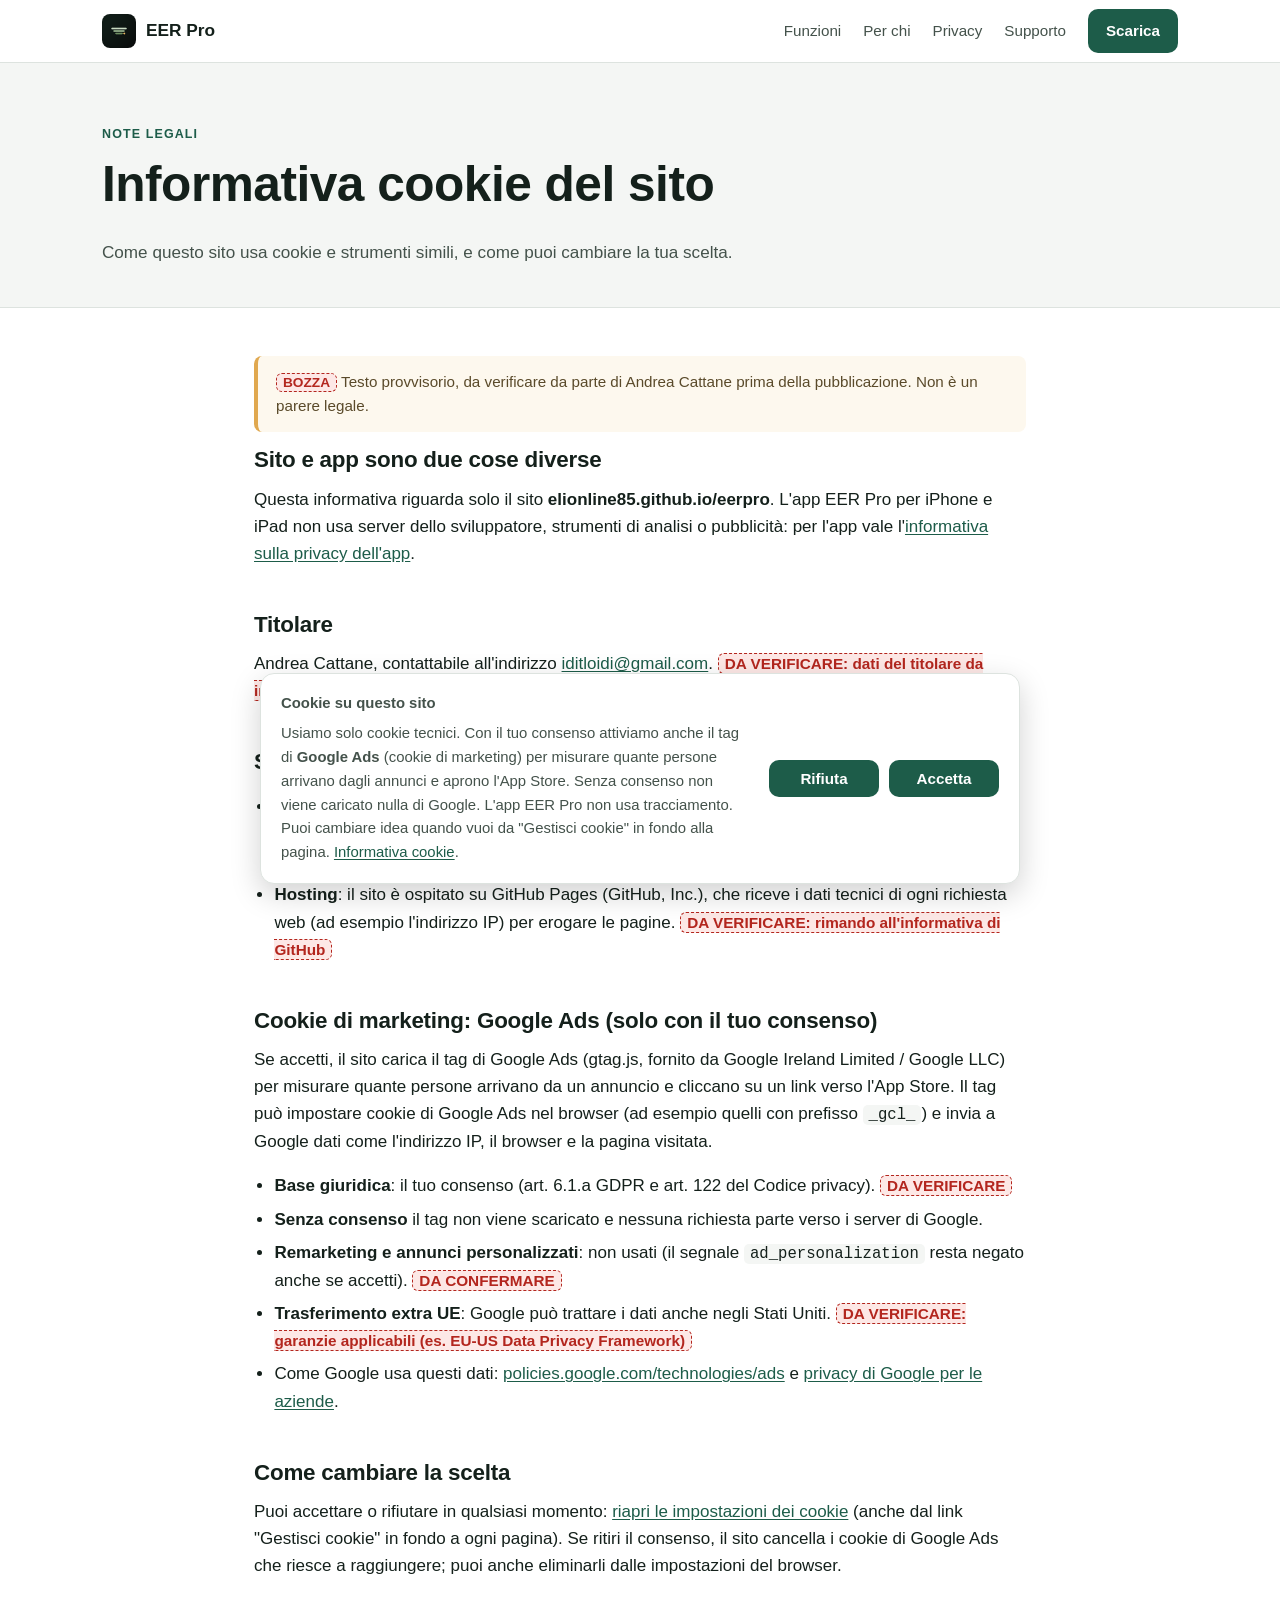
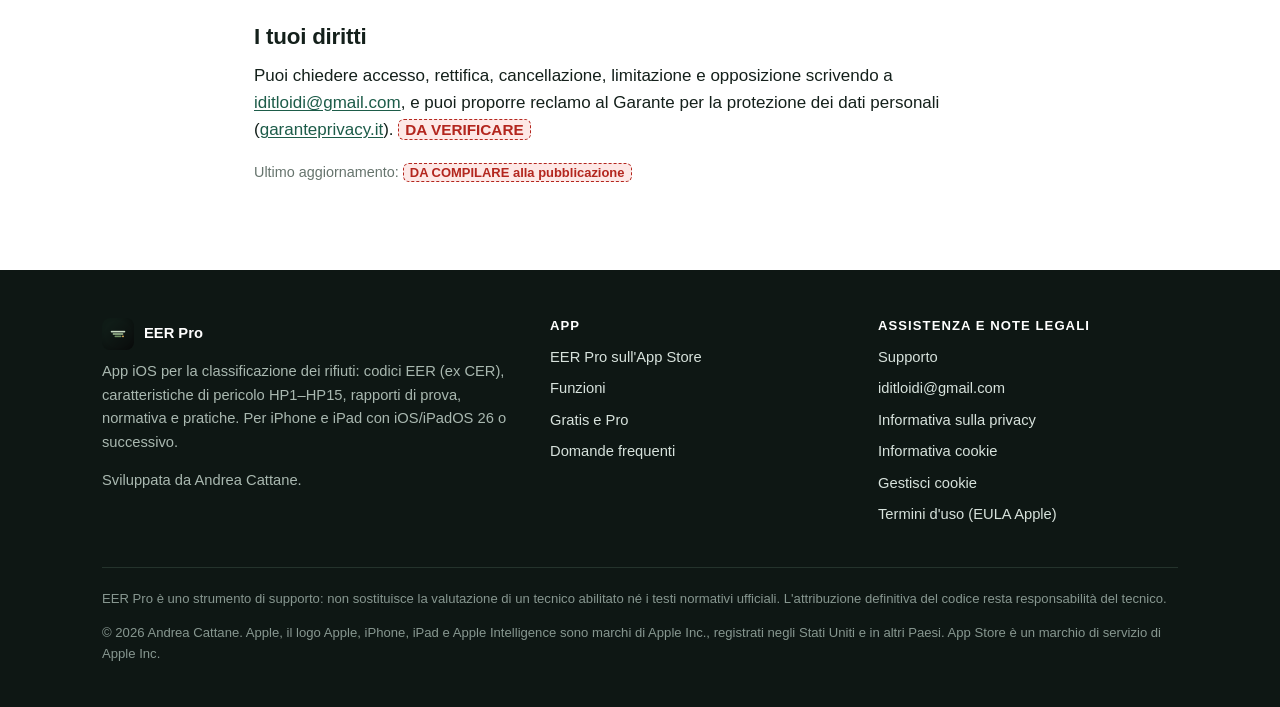
<file: cookie.html>
<!doctype html>
<html lang="it">
<head>
<meta charset="utf-8">
<meta name="viewport" content="width=device-width, initial-scale=1">
<title>Informativa cookie – EER Pro (sito)</title>
<meta name="description" content="Informativa sui cookie del sito di EER Pro: cookie tecnici, tag Google Ads attivato solo con consenso, come cambiare la scelta.">
<meta name="author" content="Andrea Cattane">
<!-- BOZZA: rimuovere la riga robots qui sotto dopo la verifica di Andrea -->
<meta name="robots" content="noindex">
<meta name="theme-color" content="#0e1714">
<link rel="canonical" href="https://elionline85.github.io/eerpro/cookie.html">
<meta name="apple-itunes-app" content="app-id=6787630404">
<meta property="og:type" content="website">
<meta property="og:locale" content="it_IT">
<meta property="og:site_name" content="EER Pro">
<meta property="og:title" content="Informativa cookie – EER Pro">
<meta property="og:description" content="Informativa sui cookie del sito di EER Pro: cookie tecnici, tag Google Ads attivato solo con consenso, come cambiare la scelta.">
<meta property="og:url" content="https://elionline85.github.io/eerpro/cookie.html">
<meta property="og:image" content="https://elionline85.github.io/eerpro/assets/og-image.png">
<meta property="og:image:width" content="1200">
<meta property="og:image:height" content="630">
<meta property="og:image:alt" content="EER Pro — classificazione rifiuti e codici EER su iPhone e iPad">
<meta name="twitter:card" content="summary_large_image">
<meta name="twitter:title" content="Informativa cookie – EER Pro">
<meta name="twitter:description" content="Informativa sui cookie del sito di EER Pro: cookie tecnici, tag Google Ads attivato solo con consenso, come cambiare la scelta.">
<meta name="twitter:image" content="https://elionline85.github.io/eerpro/assets/og-image.png">
<link rel="icon" type="image/png" sizes="64x64" href="assets/favicon-64.png">
<link rel="apple-touch-icon" href="assets/apple-touch-icon.png">
<link rel="stylesheet" href="style.css">
<!-- Consenso cookie (Consent Mode v2, default negato) + tag Google Ads caricato SOLO dopo il consenso. ID in assets/consenso.js -->
<script src="assets/consenso.js" defer></script>
</head>
<body>
<a class="skip" href="#main">Vai al contenuto</a>
<header class="site-header">
  <div class="container">
    <a class="brand" href="index.html"><img src="assets/favicon-64.png" alt="" width="34" height="34">EER Pro</a>
    <nav class="nav" aria-label="Navigazione principale">
      <a href="index.html#funzioni" class="opt">Funzioni</a>
      <a href="index.html#per-chi" class="opt">Per chi</a>
      <a href="index.html#privacy-ai" class="opt">Privacy</a>
      <a href="supporto.html">Supporto</a>
      <a class="btn" href="https://apps.apple.com/it/app/id6787630404" rel="noopener">Scarica</a>
    </nav>
  </div>
</header>

<main id="main">
<div class="page-hero">
  <div class="container">
    <span class="eyebrow">Note legali</span>
    <h1>Informativa cookie del sito</h1>
    <p>Come questo sito usa cookie e strumenti simili, e come puoi cambiare la tua scelta.</p>
  </div>
</div>
<div class="doc">
  <!-- BOZZA DA FAR VERIFICARE AD ANDREA CATTANE (contenuti legali). Rimuovere questo riquadro dopo la verifica. -->
  <p class="disclaimer"><span class="todo">BOZZA</span> Testo provvisorio, da verificare da parte di Andrea Cattane prima della pubblicazione. Non è un parere legale.</p>

  <h2 style="margin-top:0">Sito e app sono due cose diverse</h2>
  <p>Questa informativa riguarda solo il sito <strong>elionline85.github.io/eerpro</strong>. L'app EER Pro per iPhone e iPad non usa server dello sviluppatore, strumenti di analisi o pubblicità: per l'app vale l'<a href="https://elionline85.github.io/eerpro-legal/privacy.html" rel="noopener">informativa sulla privacy dell'app</a>.</p>

  <h2>Titolare</h2>
  <p>Andrea Cattane, contattabile all'indirizzo <a href="mailto:iditloidi@gmail.com?subject=Privacy%20sito%20EER%20Pro">iditloidi@gmail.com</a>. <span class="todo">DA VERIFICARE: dati del titolare da indicare (es. recapito completo)</span></p>

  <h2>Strumenti tecnici (sempre attivi)</h2>
  <ul>
    <li><strong>Memoria della tua scelta sui cookie</strong>: il sito salva nel browser (localStorage, chiave <code>eerpro_consenso_v1</code>) se hai accettato o rifiutato, con la data. Serve solo a non riproporti il banner a ogni pagina. Dopo 6 mesi la scelta viene richiesta di nuovo. Non viene inviata a nessuno.</li>
    <li><strong>Hosting</strong>: il sito è ospitato su GitHub Pages (GitHub, Inc.), che riceve i dati tecnici di ogni richiesta web (ad esempio l'indirizzo IP) per erogare le pagine. <span class="todo">DA VERIFICARE: rimando all'informativa di GitHub</span></li>
  </ul>

  <h2>Cookie di marketing: Google Ads (solo con il tuo consenso)</h2>
  <p>Se accetti, il sito carica il tag di Google Ads (gtag.js, fornito da Google Ireland Limited / Google LLC) per misurare quante persone arrivano da un annuncio e cliccano su un link verso l'App Store. Il tag può impostare cookie di Google Ads nel browser (ad esempio quelli con prefisso <code>_gcl_</code>) e invia a Google dati come l'indirizzo IP, il browser e la pagina visitata.</p>
  <ul>
    <li><strong>Base giuridica</strong>: il tuo consenso (art. 6.1.a GDPR e art. 122 del Codice privacy). <span class="todo">DA VERIFICARE</span></li>
    <li><strong>Senza consenso</strong> il tag non viene scaricato e nessuna richiesta parte verso i server di Google.</li>
    <li><strong>Remarketing e annunci personalizzati</strong>: non usati (il segnale <code>ad_personalization</code> resta negato anche se accetti). <span class="todo">DA CONFERMARE</span></li>
    <li><strong>Trasferimento extra UE</strong>: Google può trattare i dati anche negli Stati Uniti. <span class="todo">DA VERIFICARE: garanzie applicabili (es. EU-US Data Privacy Framework)</span></li>
    <li>Come Google usa questi dati: <a href="https://policies.google.com/technologies/ads?hl=it" rel="noopener">policies.google.com/technologies/ads</a> e <a href="https://business.safety.google/privacy/?hl=it" rel="noopener">privacy di Google per le aziende</a>.</li>
  </ul>

  <h2 id="gestisci">Come cambiare la scelta</h2>
  <p>Puoi accettare o rifiutare in qualsiasi momento: <a href="#gestisci" data-gestisci-cookie>riapri le impostazioni dei cookie</a> (anche dal link "Gestisci cookie" in fondo a ogni pagina). Se ritiri il consenso, il sito cancella i cookie di Google Ads che riesce a raggiungere; puoi anche eliminarli dalle impostazioni del browser.</p>

  <h2>I tuoi diritti</h2>
  <p>Puoi chiedere accesso, rettifica, cancellazione, limitazione e opposizione scrivendo a <a href="mailto:iditloidi@gmail.com?subject=Privacy%20sito%20EER%20Pro">iditloidi@gmail.com</a>, e puoi proporre reclamo al Garante per la protezione dei dati personali (<a href="https://www.garanteprivacy.it" rel="noopener">garanteprivacy.it</a>). <span class="todo">DA VERIFICARE</span></p>

  <p class="note">Ultimo aggiornamento: <span class="todo">DA COMPILARE alla pubblicazione</span></p>
</div>
</main>
<footer class="site-footer">
  <div class="container">
    <div class="footer-grid">
      <div>
        <div class="footer-brand"><img src="assets/favicon-64.png" alt="" width="32" height="32">EER Pro</div>
        <p>App iOS per la classificazione dei rifiuti: codici EER (ex CER), caratteristiche di pericolo HP1–HP15, rapporti di prova, normativa e pratiche. Per iPhone e iPad con iOS/iPadOS 26 o successivo.</p>
        <p>Sviluppata da Andrea Cattane.</p>
      </div>
      <div>
        <h2>App</h2>
        <ul>
          <li><a href="https://apps.apple.com/it/app/id6787630404" rel="noopener">EER Pro sull'App Store</a></li>
          <li><a href="index.html#funzioni">Funzioni</a></li>
          <li><a href="index.html#abbonamento">Gratis e Pro</a></li>
          <li><a href="index.html#faq">Domande frequenti</a></li>
        </ul>
      </div>
      <div>
        <h2>Assistenza e note legali</h2>
        <ul>
          <li><a href="supporto.html">Supporto</a></li>
          <li><a href="mailto:iditloidi@gmail.com">iditloidi@gmail.com</a></li>
          <li><a href="https://elionline85.github.io/eerpro-legal/privacy.html" rel="noopener">Informativa sulla privacy</a></li>
          <li><a href="cookie.html">Informativa cookie</a></li>
          <li><a href="cookie.html#gestisci" data-gestisci-cookie>Gestisci cookie</a></li>
          <li><a href="https://www.apple.com/legal/internet-services/itunes/dev/stdeula/" rel="noopener">Termini d'uso (EULA Apple)</a></li>
        </ul>
      </div>
    </div>
    <div class="footer-bottom">
      <p>EER Pro è uno strumento di supporto: non sostituisce la valutazione di un tecnico abilitato né i testi normativi ufficiali. L'attribuzione definitiva del codice resta responsabilità del tecnico.</p>
      <p>© 2026 Andrea Cattane. Apple, il logo Apple, iPhone, iPad e Apple Intelligence sono marchi di Apple Inc., registrati negli Stati Uniti e in altri Paesi. App Store è un marchio di servizio di Apple Inc.</p>
    </div>
  </div>
</footer>
</body>
</html>
</file>
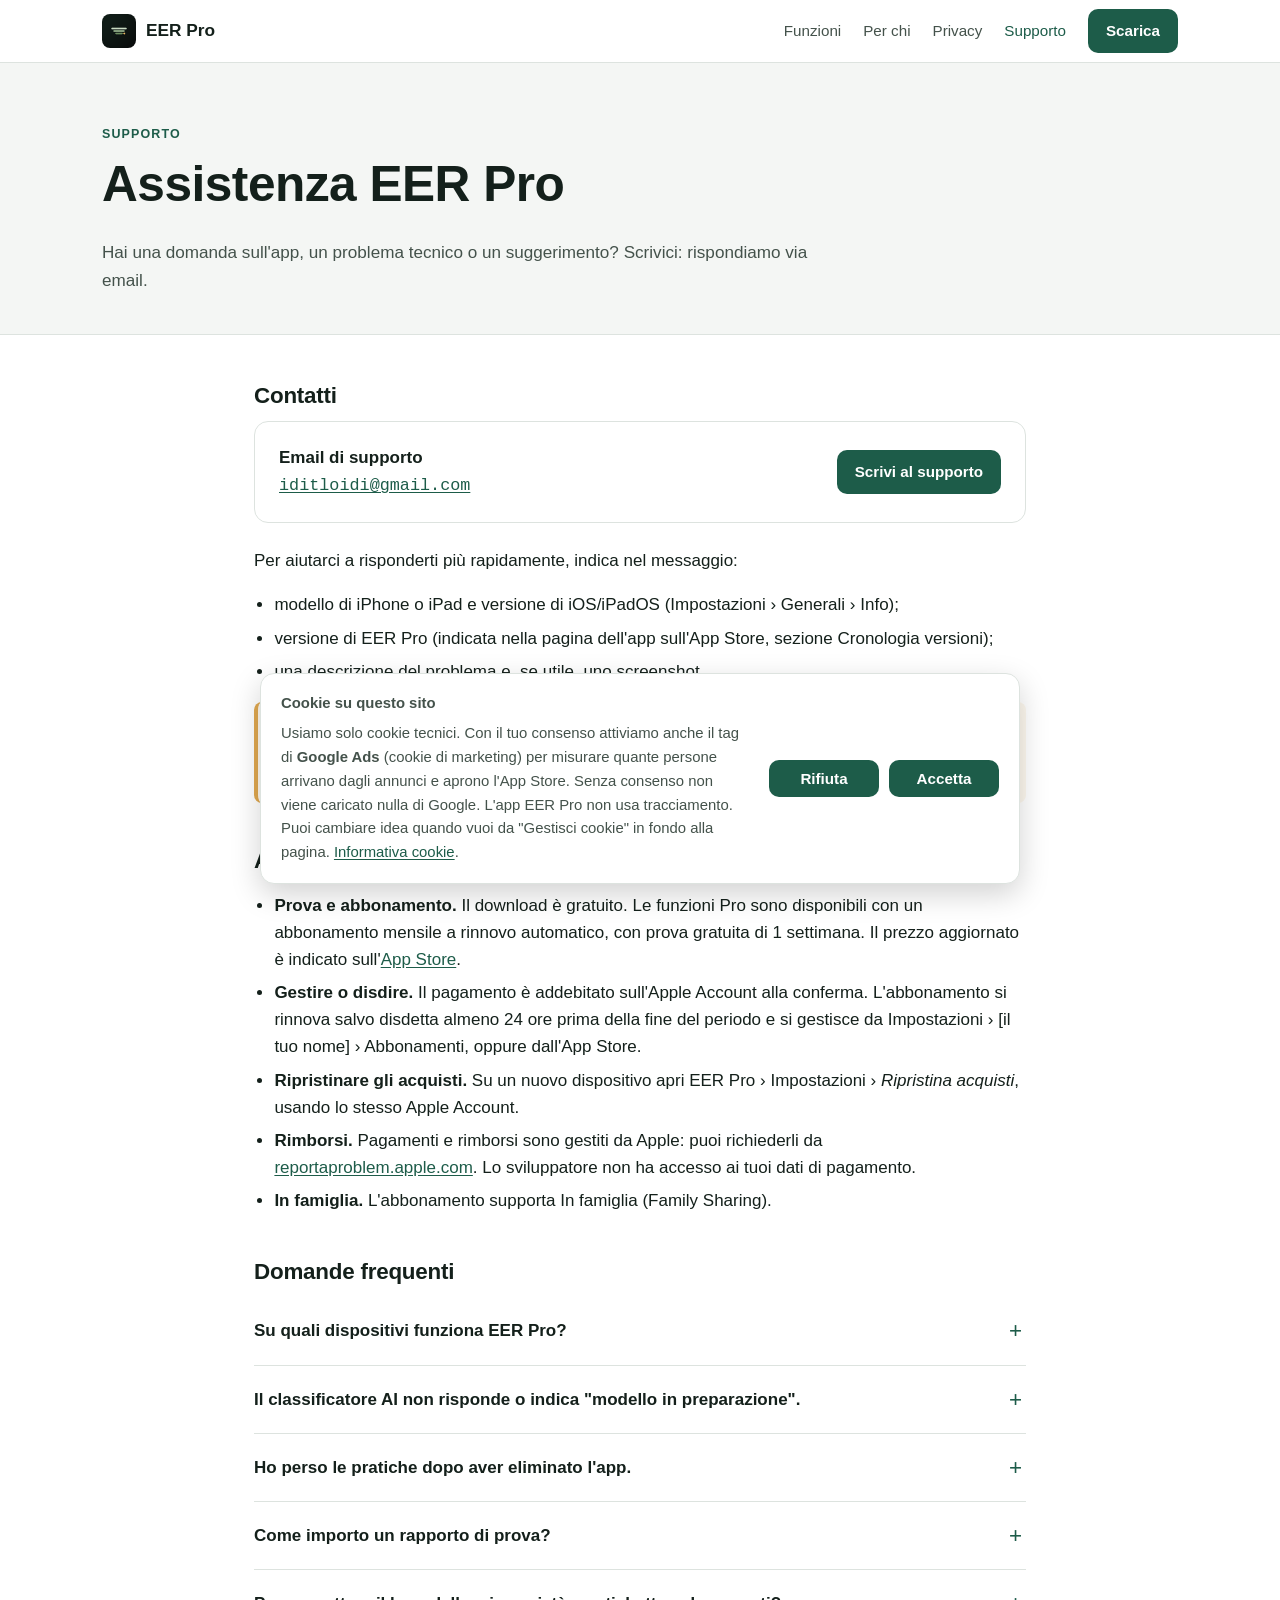
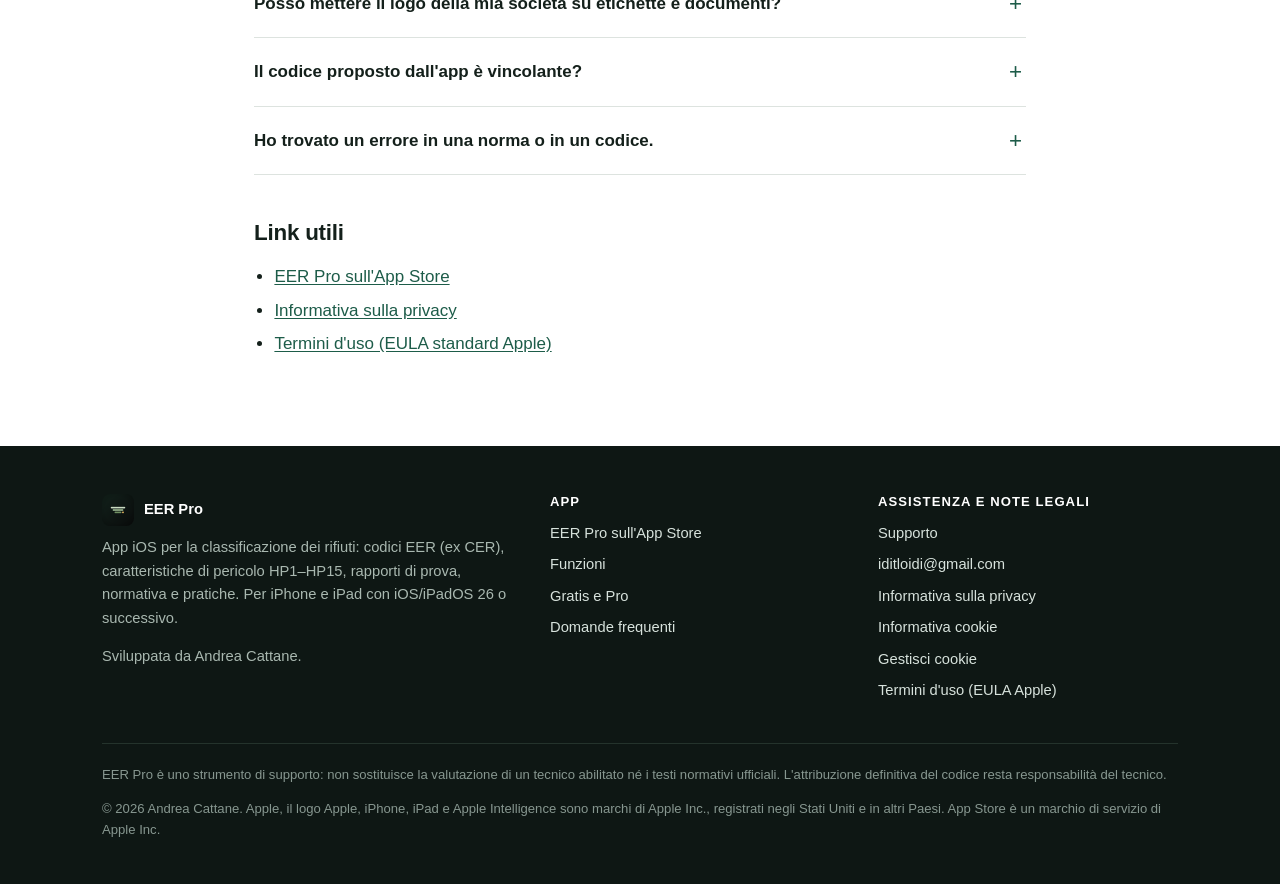
<file: supporto.html>
<!doctype html>
<html lang="it">
<head>
<meta charset="utf-8">
<meta name="viewport" content="width=device-width, initial-scale=1">
<title>Supporto EER Pro – Assistenza, abbonamento e domande frequenti</title>
<meta name="description" content="Assistenza per l'app EER Pro: contatti, gestione dell'abbonamento, ripristino acquisti, requisiti e risposte alle domande frequenti su codici EER, soglie HP e rapporti di prova.">
<meta name="author" content="Andrea Cattane">
<meta name="theme-color" content="#0e1714">
<link rel="canonical" href="https://elionline85.github.io/eerpro/supporto.html">
<meta name="apple-itunes-app" content="app-id=6787630404">
<meta property="og:type" content="website">
<meta property="og:locale" content="it_IT">
<meta property="og:site_name" content="EER Pro">
<meta property="og:title" content="Supporto EER Pro – Assistenza, abbonamento e domande frequenti">
<meta property="og:description" content="Assistenza per l'app EER Pro: contatti, gestione dell'abbonamento, ripristino acquisti, requisiti e risposte alle domande frequenti su codici EER, soglie HP e rapporti di prova.">
<meta property="og:url" content="https://elionline85.github.io/eerpro/supporto.html">
<meta property="og:image" content="https://elionline85.github.io/eerpro/assets/og-image.png">
<meta property="og:image:width" content="1200">
<meta property="og:image:height" content="630">
<meta property="og:image:alt" content="EER Pro — classificazione rifiuti e codici EER su iPhone e iPad">
<meta name="twitter:card" content="summary_large_image">
<meta name="twitter:title" content="Supporto EER Pro – Assistenza, abbonamento e domande frequenti">
<meta name="twitter:description" content="Assistenza per l'app EER Pro: contatti, gestione dell'abbonamento, ripristino acquisti, requisiti e risposte alle domande frequenti su codici EER, soglie HP e rapporti di prova.">
<meta name="twitter:image" content="https://elionline85.github.io/eerpro/assets/og-image.png">
<link rel="icon" type="image/png" sizes="64x64" href="assets/favicon-64.png">
<link rel="apple-touch-icon" href="assets/apple-touch-icon.png">
<link rel="stylesheet" href="style.css">
<!-- Consenso cookie (Consent Mode v2, default negato) + tag Google Ads caricato SOLO dopo il consenso. ID in assets/consenso.js -->
<script src="assets/consenso.js" defer></script>
</head>
<body>
<a class="skip" href="#main">Vai al contenuto</a>
<header class="site-header">
  <div class="container">
    <a class="brand" href="index.html"><img src="assets/favicon-64.png" alt="" width="34" height="34">EER Pro</a>
    <nav class="nav" aria-label="Navigazione principale">
      <a href="index.html#funzioni" class="opt">Funzioni</a>
      <a href="index.html#per-chi" class="opt">Per chi</a>
      <a href="index.html#privacy-ai" class="opt">Privacy</a>
      <a href="supporto.html" aria-current="page">Supporto</a>
      <a class="btn" href="https://apps.apple.com/it/app/id6787630404" rel="noopener">Scarica</a>
    </nav>
  </div>
</header>

<main id="main">
<div class="page-hero">
  <div class="container">
    <span class="eyebrow">Supporto</span>
    <h1>Assistenza EER Pro</h1>
    <p>Hai una domanda sull'app, un problema tecnico o un suggerimento? Scrivici: rispondiamo via email.</p>
  </div>
</div>
<div class="doc">
  <h2 style="margin-top:0">Contatti</h2>
  <div class="contact-card">
    <div>
      <strong>Email di supporto</strong><br>
      <a class="mail" href="mailto:iditloidi@gmail.com?subject=Supporto%20EER%20Pro">iditloidi@gmail.com</a>
    </div>
    <a class="btn" href="mailto:iditloidi@gmail.com?subject=Supporto%20EER%20Pro">Scrivi al supporto</a>
  </div>
  <p>Per aiutarci a risponderti più rapidamente, indica nel messaggio:</p>
  <ul>
    <li>modello di iPhone o iPad e versione di iOS/iPadOS (Impostazioni › Generali › Info);</li>
    <li>versione di EER Pro (indicata nella pagina dell'app sull'App Store, sezione Cronologia versioni);</li>
    <li>una descrizione del problema e, se utile, uno screenshot.</li>
  </ul>
  <p class="disclaimer">Per tutelare la riservatezza dei tuoi clienti, non inviare rapporti di prova o documenti con dati personali o riservati se non strettamente necessario: l'app li elabora solo sul tuo dispositivo e noi non vi abbiamo accesso.</p>

  <h2>Abbonamento e acquisti</h2>
  <ul>
    <li><strong>Prova e abbonamento.</strong> Il download è gratuito. Le funzioni Pro sono disponibili con un abbonamento mensile a rinnovo automatico, con prova gratuita di 1 settimana. Il prezzo aggiornato è indicato sull'<a href="https://apps.apple.com/it/app/id6787630404" rel="noopener">App Store</a>.</li>
    <li><strong>Gestire o disdire.</strong> Il pagamento è addebitato sull'Apple Account alla conferma. L'abbonamento si rinnova salvo disdetta almeno 24 ore prima della fine del periodo e si gestisce da Impostazioni › [il tuo nome] › Abbonamenti, oppure dall'App Store.</li>
    <li><strong>Ripristinare gli acquisti.</strong> Su un nuovo dispositivo apri EER Pro › Impostazioni › <em>Ripristina acquisti</em>, usando lo stesso Apple Account.</li>
    <li><strong>Rimborsi.</strong> Pagamenti e rimborsi sono gestiti da Apple: puoi richiederli da <a href="https://reportaproblem.apple.com" rel="noopener">reportaproblem.apple.com</a>. Lo sviluppatore non ha accesso ai tuoi dati di pagamento.</li>
    <li><strong>In famiglia.</strong> L'abbonamento supporta In famiglia (Family Sharing).</li>
  </ul>

  <h2>Domande frequenti</h2>
  <div class="faq">
    <details><summary>Su quali dispositivi funziona EER Pro?</summary><p>Su iPhone e iPad con iOS/iPadOS 26.0 o successivo. Le funzioni di intelligenza artificiale (classificatore e assistente normativo) si basano su Apple Intelligence e lavorano sul dispositivo.</p></details>
    <details><summary>Il classificatore AI non risponde o indica "modello in preparazione".</summary><p>Le funzioni AI usano i modelli di sistema di Apple Intelligence. Verifica in Impostazioni di iOS che Apple Intelligence sia attivo e che il download del modello sia completato; le condizioni di sistema sono indicate nella sezione Apple Intelligence delle Impostazioni di EER Pro.</p></details>
    <details><summary>Ho perso le pratiche dopo aver eliminato l'app.</summary><p>I dati sono salvati solo sul dispositivo, nell'archivio locale dell'app: eliminando l'app vengono rimossi. Esporta le pratiche importanti (PDF o CSV) e conserva i backup del dispositivo.</p></details>
    <details><summary>Come importo un rapporto di prova?</summary><p>Dallo strumento Rapporto di prova puoi importare un PDF digitale oppure una scansione/foto. L'app estrae sostanze e concentrazioni, verifica ogni valore sul testo originale e lo porta nella verifica delle soglie HP. Controlla sempre i valori estratti prima di salvarli nella pratica.</p></details>
    <details><summary>Posso mettere il logo della mia società su etichette e documenti?</summary><p>Sì: in Impostazioni › Intestazione documenti puoi scegliere il logo e la ragione sociale e la posizione sulle etichette; vengono usati su etichette e scheda di caratterizzazione.</p></details>
    <details><summary>Il codice proposto dall'app è vincolante?</summary><p>No. EER Pro è uno strumento di supporto: non sostituisce la valutazione di un tecnico abilitato né i testi normativi ufficiali. L'attribuzione definitiva del codice resta responsabilità del tecnico.</p></details>
    <details><summary>Ho trovato un errore in una norma o in un codice.</summary><p>Segnalacelo a <a href="mailto:iditloidi@gmail.com?subject=Segnalazione%20EER%20Pro">iditloidi@gmail.com</a> indicando il codice o la norma e la fonte ufficiale di riferimento.</p></details>
  </div>

  <h2>Link utili</h2>
  <ul>
    <li><a href="https://apps.apple.com/it/app/id6787630404" rel="noopener">EER Pro sull'App Store</a></li>
    <li><a href="https://elionline85.github.io/eerpro-legal/privacy.html" rel="noopener">Informativa sulla privacy</a></li>
    <li><a href="https://www.apple.com/legal/internet-services/itunes/dev/stdeula/" rel="noopener">Termini d'uso (EULA standard Apple)</a></li>
  </ul>
</div>
</main>
<footer class="site-footer">
  <div class="container">
    <div class="footer-grid">
      <div>
        <div class="footer-brand"><img src="assets/favicon-64.png" alt="" width="32" height="32">EER Pro</div>
        <p>App iOS per la classificazione dei rifiuti: codici EER (ex CER), caratteristiche di pericolo HP1–HP15, rapporti di prova, normativa e pratiche. Per iPhone e iPad con iOS/iPadOS 26 o successivo.</p>
        <p>Sviluppata da Andrea Cattane.</p>
      </div>
      <div>
        <h2>App</h2>
        <ul>
          <li><a href="https://apps.apple.com/it/app/id6787630404" rel="noopener">EER Pro sull'App Store</a></li>
          <li><a href="index.html#funzioni">Funzioni</a></li>
          <li><a href="index.html#abbonamento">Gratis e Pro</a></li>
          <li><a href="index.html#faq">Domande frequenti</a></li>
        </ul>
      </div>
      <div>
        <h2>Assistenza e note legali</h2>
        <ul>
          <li><a href="supporto.html">Supporto</a></li>
          <li><a href="mailto:iditloidi@gmail.com">iditloidi@gmail.com</a></li>
          <li><a href="https://elionline85.github.io/eerpro-legal/privacy.html" rel="noopener">Informativa sulla privacy</a></li>
          <li><a href="cookie.html">Informativa cookie</a></li>
          <li><a href="cookie.html#gestisci" data-gestisci-cookie>Gestisci cookie</a></li>
          <li><a href="https://www.apple.com/legal/internet-services/itunes/dev/stdeula/" rel="noopener">Termini d'uso (EULA Apple)</a></li>
        </ul>
      </div>
    </div>
    <div class="footer-bottom">
      <p>EER Pro è uno strumento di supporto: non sostituisce la valutazione di un tecnico abilitato né i testi normativi ufficiali. L'attribuzione definitiva del codice resta responsabilità del tecnico.</p>
      <p>© 2026 Andrea Cattane. Apple, il logo Apple, iPhone, iPad e Apple Intelligence sono marchi di Apple Inc., registrati negli Stati Uniti e in altri Paesi. App Store è un marchio di servizio di Apple Inc.</p>
    </div>
  </div>
</footer>
</body>
</html>
</file>
<file: style.css>
/* EER Pro — foglio di stile condiviso. Nessuna dipendenza esterna. */
:root{
  --bg:#ffffff; --bg-alt:#f4f6f4; --ink:#14201b; --ink-2:#44524b; --muted:#66746d;
  --line:#dde3df; --brand:#1d5c49; --brand-2:#174a3b; --brand-soft:#e6efea;
  --dark:#0e1714; --dark-2:#16231e; --accent:#e0a84f; --todo:#b3261e;
  --radius:14px; --maxw:1120px;
  --font:-apple-system,BlinkMacSystemFont,"SF Pro Text","Segoe UI",Roboto,"Helvetica Neue",Arial,sans-serif;
  --mono:ui-monospace,"SF Mono",Menlo,Consolas,monospace;
}
*,*::before,*::after{box-sizing:border-box}
html{-webkit-text-size-adjust:100%;scroll-behavior:smooth}
@media (prefers-reduced-motion:reduce){html{scroll-behavior:auto}}
body{margin:0;font-family:var(--font);font-size:17px;line-height:1.6;color:var(--ink);background:var(--bg)}
img{max-width:100%;height:auto;display:block}
a{color:var(--brand);text-underline-offset:2px}
a:hover{color:var(--brand-2)}
:focus-visible{outline:3px solid var(--accent);outline-offset:2px;border-radius:4px}
h1,h2,h3{line-height:1.2;letter-spacing:-.01em;margin:0 0 .5em}
h1{font-size:clamp(2rem,4.2vw,3.1rem)}
h2{font-size:clamp(1.55rem,2.8vw,2.1rem)}
h3{font-size:1.15rem}
p{margin:0 0 1em}
.container{max-width:var(--maxw);margin:0 auto;padding:0 22px}
.skip{position:absolute;left:-9999px;top:0;background:var(--ink);color:#fff;padding:10px 14px;z-index:100}
.skip:focus{left:10px;top:10px}
.visually-hidden{position:absolute!important;width:1px;height:1px;overflow:hidden;clip:rect(0 0 0 0);white-space:nowrap}

/* Header */
.site-header{position:sticky;top:0;z-index:50;background:rgba(255,255,255,.94);backdrop-filter:saturate(1.4) blur(8px);border-bottom:1px solid var(--line)}
.site-header .container{display:flex;align-items:center;justify-content:space-between;gap:16px;min-height:62px}
.brand{display:flex;align-items:center;gap:10px;font-weight:700;color:var(--ink);text-decoration:none;font-size:1.08rem}
.brand img{width:34px;height:34px;border-radius:8px}
.nav{display:flex;align-items:center;gap:22px;font-size:.95rem}
.nav a{color:var(--ink-2);text-decoration:none}
.nav a:hover,.nav a[aria-current="page"]{color:var(--brand)}
.nav .btn{color:#fff}
@media (max-width:820px){.nav .opt{display:none}}

/* Buttons */
.btn{display:inline-flex;align-items:center;gap:8px;padding:10px 18px;border-radius:10px;background:var(--brand);color:#fff;text-decoration:none;font-weight:600;font-size:.95rem;border:0}
.btn:hover{background:var(--brand-2);color:#fff}
.btn-ghost{background:transparent;color:var(--brand);border:1px solid var(--line)}
.btn-ghost:hover{background:var(--brand-soft);color:var(--brand-2)}
/* Badge stile "Download on the App Store" */
.appstore{display:inline-flex;align-items:center;gap:10px;background:#000;color:#fff;text-decoration:none;border-radius:12px;padding:9px 18px 9px 14px;border:1px solid #a6a6a6;min-height:54px}
.appstore:hover{background:#1c1c1c;color:#fff}
.appstore svg{width:28px;height:28px;flex:none;fill:#fff}
.appstore span{display:flex;flex-direction:column;line-height:1.1;text-align:left}
.appstore small{font-size:.72rem;letter-spacing:.02em}
.appstore strong{font-size:1.32rem;font-weight:600;letter-spacing:-.01em}

/* Hero */
.hero{background:linear-gradient(180deg,var(--dark) 0%,var(--dark-2) 100%);color:#e8efeb;padding:64px 0 0;overflow:hidden}
.hero .container{display:grid;grid-template-columns:1.1fr .9fr;gap:40px;align-items:end}
.hero h1{color:#fff}
.hero .eyebrow{color:var(--accent)}
.hero .lead{font-size:1.15rem;color:#c9d6cf;max-width:36em}
.hero-copy{padding-bottom:64px}
.hero-cta{display:flex;flex-wrap:wrap;align-items:center;gap:14px;margin:26px 0 14px}
.hero-cta .btn-ghost{color:#e8efeb;border-color:#3a4c44}
.hero-cta .btn-ghost:hover{background:#22332c;color:#fff}
.hero-note{font-size:.9rem;color:#9fb1a8;margin:0}
.hero-facts{list-style:none;padding:0;margin:26px 0 0;display:flex;flex-wrap:wrap;gap:8px 10px}
.hero-facts li{font-size:.85rem;border:1px solid #33463e;border-radius:999px;padding:4px 12px;color:#cfdcd5}
.hero-shots{position:relative;display:flex;justify-content:center;gap:18px;align-items:flex-end}
.phone{border-radius:34px;border:8px solid #000;background:#000;box-shadow:0 30px 60px rgba(0,0,0,.45);overflow:hidden}
.phone img{border-radius:26px}
.hero-shots .phone{width:250px;margin-bottom:-60px}
.hero-shots .phone.back{width:215px;opacity:.9;margin-bottom:-90px}
@media (max-width:900px){
  .hero .container{grid-template-columns:1fr}
  .hero-copy{padding-bottom:10px}
  .hero-shots .phone{width:200px}
  .hero-shots .phone.back{width:170px}
}
@media (max-width:480px){.hero-shots .phone.back{display:none}.hero{padding-top:40px}}

.eyebrow{display:inline-block;text-transform:uppercase;letter-spacing:.09em;font-size:.78rem;font-weight:700;color:var(--brand);margin-bottom:10px}

/* Sections */
section{padding:84px 0}
.section-alt{background:var(--bg-alt)}
.section-head{max-width:46em;margin-bottom:40px}
.section-head p{color:var(--ink-2);font-size:1.07rem}
.hero + section{padding-top:120px}

.grid{display:grid;gap:20px}
.g2{grid-template-columns:repeat(2,1fr)}
.g3{grid-template-columns:repeat(3,1fr)}
@media (max-width:900px){.g3{grid-template-columns:repeat(2,1fr)}}
@media (max-width:640px){.g2,.g3{grid-template-columns:1fr}section{padding:60px 0}}

.card{background:#fff;border:1px solid var(--line);border-radius:var(--radius);padding:24px}
.card h3{display:flex;align-items:center;gap:10px}
.card p,.card li{color:var(--ink-2);font-size:.97rem}
.card ul{padding-left:1.1em;margin:0}
.card li{margin-bottom:4px}
.ico{flex:none;width:36px;height:36px;border-radius:9px;background:var(--brand-soft);color:var(--brand);display:inline-grid;place-items:center}
.ico svg{width:20px;height:20px;stroke:currentColor;fill:none;stroke-width:1.8;stroke-linecap:round;stroke-linejoin:round}
.tag{display:inline-block;font-size:.72rem;font-weight:700;letter-spacing:.04em;text-transform:uppercase;padding:2px 8px;border-radius:6px;background:var(--brand-soft);color:var(--brand);vertical-align:middle}
.tag.pro{background:#fbf1de;color:#8a5a12}
.tag.new{background:#e8eefc;color:#2a4aa0}

/* Problem / solution */
.ps{display:grid;grid-template-columns:1fr 1fr;gap:20px}
.ps .card.problem{background:#fbfbfa}
.ps .card.solution{border-color:#b8d0c4;background:#f7fbf9}
.ps ul{list-style:none;padding:0}
.ps li{position:relative;padding-left:26px;margin-bottom:10px}
.ps .problem li::before{content:"—";position:absolute;left:0;color:var(--muted)}
.ps .solution li::before{content:"✓";position:absolute;left:2px;color:var(--brand);font-weight:700}
@media (max-width:780px){.ps{grid-template-columns:1fr}}

/* Feature showcase */
.showcase{display:grid;grid-template-columns:1fr 300px;gap:40px;align-items:start}
.showcase .phone{width:100%;max-width:280px;margin:0 auto;position:sticky;top:90px}
@media (max-width:900px){.showcase{grid-template-columns:1fr}.showcase .phone{position:static;max-width:240px}}

/* Roles */
.roles{display:grid;grid-template-columns:repeat(3,1fr);gap:16px}
.role{border:1px solid var(--line);border-radius:12px;padding:18px 20px;background:#fff}
.role strong{display:block;margin-bottom:4px}
.role span{color:var(--ink-2);font-size:.94rem}
@media (max-width:900px){.roles{grid-template-columns:repeat(2,1fr)}}
@media (max-width:560px){.roles{grid-template-columns:1fr}}

/* Privacy band */
.privacy-band{background:var(--dark);color:#d7e2dc}
.privacy-band h2,.privacy-band h3{color:#fff}
.privacy-band .eyebrow{color:var(--accent)}
.privacy-band .card{background:var(--dark-2);border-color:#2a3a33}
.privacy-band .card p{color:#b9c8c0}
.privacy-band .ico{background:#22362e;color:#9fd3bc}
.privacy-band a{color:#9fd3bc}

/* Steps */
.steps{counter-reset:s;list-style:none;padding:0;margin:0;display:grid;grid-template-columns:repeat(3,1fr);gap:20px}
.steps li{counter-increment:s;background:#fff;border:1px solid var(--line);border-radius:var(--radius);padding:24px;position:relative}
.steps li::before{content:counter(s);display:grid;place-items:center;width:36px;height:36px;border-radius:50%;background:var(--brand);color:#fff;font-weight:700;margin-bottom:14px}
.steps p{color:var(--ink-2);margin:0;font-size:.97rem}
@media (max-width:780px){.steps{grid-template-columns:1fr}}

/* Pricing */
.plans{display:grid;grid-template-columns:1fr 1fr;gap:20px}
.plans .card.featured{border:2px solid var(--brand)}
@media (max-width:780px){.plans{grid-template-columns:1fr}}

/* iPad */
.ipad-row{display:grid;grid-template-columns:1fr 1fr;gap:24px}
.ipad{border-radius:22px;border:10px solid #111;overflow:hidden;background:#111;box-shadow:0 16px 40px rgba(0,0,0,.15)}
@media (max-width:700px){.ipad-row{grid-template-columns:1fr}}

/* FAQ */
.faq{max-width:52em}
.faq details{border-bottom:1px solid var(--line);padding:6px 0}
.faq summary{cursor:pointer;list-style:none;padding:14px 32px 14px 0;font-weight:600;position:relative}
.faq summary::-webkit-details-marker{display:none}
.faq summary::after{content:"+";position:absolute;right:4px;top:10px;font-size:1.4rem;color:var(--brand);font-weight:400}
.faq details[open] summary::after{content:"−"}
.faq details p,.faq details ul{color:var(--ink-2);margin:0 0 14px}

/* CTA band */
.cta-band{text-align:center}
.cta-band .lead{color:var(--ink-2);max-width:40em;margin:0 auto 24px}

/* Notes / disclaimer / TODO */
.note{font-size:.9rem;color:var(--muted)}
.disclaimer{border-left:4px solid var(--accent);background:#fdf8ee;padding:14px 18px;border-radius:8px;color:#5a4a2a;font-size:.95rem}
.todo{background:#fde8e6;color:var(--todo);border:1px dashed var(--todo);border-radius:6px;padding:1px 6px;font-weight:600;font-size:.9em}
.todo-block{background:#fde8e6;color:#6d1a14;border:1px dashed var(--todo);border-radius:10px;padding:12px 16px;margin:12px 0}

/* Docs pages */
.page-hero{background:var(--bg-alt);border-bottom:1px solid var(--line);padding:56px 0 40px}
.page-hero p{color:var(--ink-2);max-width:44em;font-size:1.07rem;margin:0}
.doc{max-width:48em;padding:48px 22px 72px;margin:0 auto}
.doc h2{font-size:1.4rem;margin-top:2em}
.doc ul{padding-left:1.2em}
.doc li{margin-bottom:6px}
.doc table{width:100%;border-collapse:collapse;font-size:.95rem;margin:10px 0 20px}
.doc th,.doc td{border:1px solid var(--line);padding:10px 12px;text-align:left;vertical-align:top}
.doc th{background:var(--bg-alt)}
.contact-card{display:flex;flex-wrap:wrap;gap:16px;align-items:center;justify-content:space-between;background:#fff;border:1px solid var(--line);border-radius:var(--radius);padding:22px 24px;margin:8px 0 24px}
.contact-card .mail{font-family:var(--mono);font-size:1.05rem}
code,.mono{font-family:var(--mono);font-size:.92em;background:var(--bg-alt);padding:1px 6px;border-radius:5px}

/* Footer */
.site-footer{background:var(--dark);color:#a9b8b0;padding:48px 0 32px;font-size:.92rem}
.site-footer a{color:#d7e2dc;text-decoration:none}
.site-footer a:hover{text-decoration:underline;color:#fff}
.footer-grid{display:grid;grid-template-columns:1.4fr 1fr 1fr;gap:28px}
.footer-grid h2{font-size:.82rem;text-transform:uppercase;letter-spacing:.08em;color:#fff;margin-bottom:12px}
.footer-grid ul{list-style:none;padding:0;margin:0}
.footer-grid li{margin-bottom:8px}
.footer-brand{display:flex;align-items:center;gap:10px;color:#fff;font-weight:700;margin-bottom:10px}
.footer-brand img{width:32px;height:32px;border-radius:8px}
.footer-bottom{border-top:1px solid #24332c;margin-top:32px;padding-top:20px;font-size:.82rem;color:#879790}
@media (max-width:760px){.footer-grid{grid-template-columns:1fr}}

/* Rifiniture */
.card > :last-child,.card p:last-child{margin-bottom:0}
.ipad-row{max-width:900px;margin:0 auto}
@media (max-width:700px){.ipad-row .ipad:nth-child(2){display:none}.ipad-row{max-width:420px}}
@media (max-width:640px){.card{padding:20px}.section-head{margin-bottom:28px}}

/* Banner consenso cookie (assets/consenso.js). Accetta e Rifiuta hanno la stessa evidenza. */
.cookie-banner{position:fixed;left:16px;right:16px;bottom:16px;z-index:200;max-width:760px;margin:0 auto;background:#fff;color:var(--ink);border:1px solid var(--line);border-radius:var(--radius);box-shadow:0 10px 30px rgba(0,0,0,.18);padding:18px 20px;display:flex;flex-wrap:wrap;gap:14px 20px;align-items:center}
.cookie-banner p{margin:0 0 .4em;font-size:.93rem;color:var(--ink-2)}
.cookie-banner p:last-child{margin-bottom:0}
.cookie-banner__testo{flex:1 1 380px}
.cookie-banner__azioni{display:flex;gap:10px;flex:0 0 auto}
.cookie-btn{min-width:110px;justify-content:center;cursor:pointer;font-family:inherit}
@media (max-width:560px){.cookie-banner__azioni{width:100%}.cookie-btn{flex:1}}
</file>
